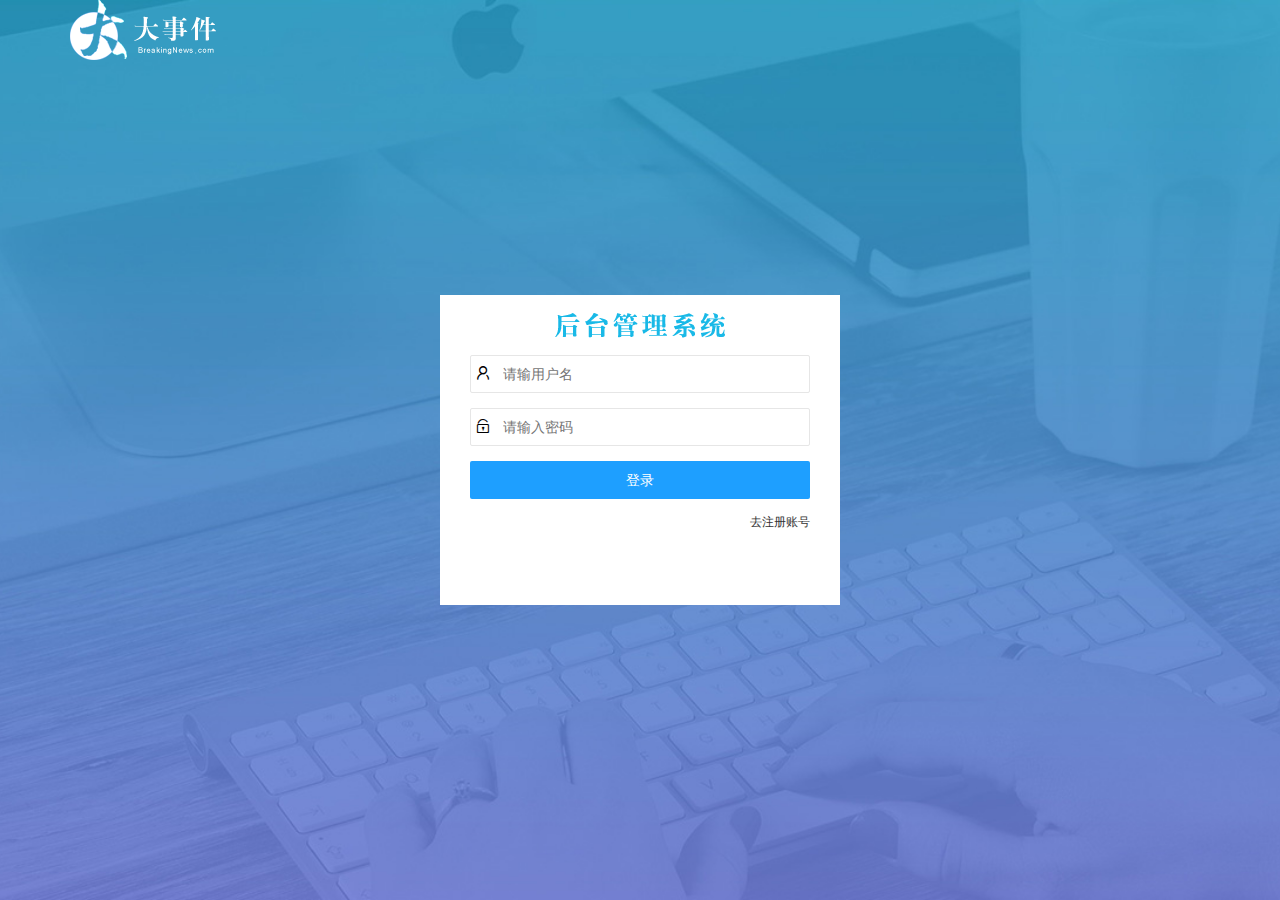
<file: login.html>
<!DOCTYPE html>
<html lang="en">

<head>
  <meta charset="UTF-8">
  <meta http-equiv="X-UA-Compatible" content="IE=edge">
  <meta name="viewport" content="width=device-width, initial-scale=1.0">
  <title>Document</title>
  <!-- 导入layui样式表 -->
  <link rel="stylesheet" href="./assets/lib/layui/css/layui.css">
  <!-- 导入自己的样式表 -->
  <link rel="stylesheet" href="./assets/css/login.css" />
</head>

<body>
  <!-- 头部logo区域 -->
  <div class="layui-main">
    <img src="./assets/images/logo.png" alt="">
  </div>

  <!-- 登录注册区域 -->
  <div class="loginAndRegBox">
    <div class="title-box"></div>
    <!-- 登陆的div -->
    <div class="login-box">
      <!-- 登录的表单 -->
      <form class="layui-form" id="form_login">
        <!-- 用户名 -->
        <div class="layui-form-item">
          <i class="layui-icon layui-icon-username"></i>
          <input type="text" name="username" required lay-verify="required" placeholder="请输用户名" autocomplete="off"
            class="layui-input">
        </div>
        <!-- 密码 -->
        <div class="layui-form-item">
          <i class="layui-icon layui-icon-password"></i>
          <input type="password" name="password" required lay-verify="required|pwd" placeholder="请输入密码"
            autocomplete="off" class="layui-input">
        </div>
        <!-- 登录按钮 -->
        <div class="layui-form-item">
          <!-- 注意：表单提交按钮和普通按钮的区别，就是 lay-submit 属性 -->
          <button class="layui-btn layui-btn-fluid layui-btn-normal" lay-submit>登录</button>
        </div>
        <div class="layui-form-item links">
          <a href="javascript:;" id="link_reg">去注册账号</a>
        </div>
      </form>
    </div>
    <!-- 注册的div -->
    <div class="reg-box">
      <!-- 注册的表单 -->
      <form class="layui-form" id="form_reg">
        <!-- 用户名 -->
        <div class="layui-form-item">
          <i class="layui-icon layui-icon-username"></i>
          <input type="text" name="username" required lay-verify="required" placeholder="请输用户名" autocomplete="off"
            class="layui-input">
        </div>
        <!-- 密码 -->
        <div class="layui-form-item">
          <i class="layui-icon layui-icon-password"></i>
          <input type="password" name="password" required lay-verify="required|pwd" placeholder="请输入密码"
            autocomplete="off" class="layui-input">
        </div>
        <!-- 密码确认框 -->
        <div class="layui-form-item">
          <i class="layui-icon layui-icon-password"></i>
          <input type="password" name="repassword" required lay-verify="required|pwd|repwd" placeholder="再次确认密码"
            autocomplete="off" class="layui-input">
        </div>
        <!-- 注册按钮 -->
        <div class="layui-form-item">
          <!-- 注意：表单提交按钮和普通按钮的区别，就是 lay-submit 属性 -->
          <button class="layui-btn layui-btn-fluid layui-btn-normal" lay-submit>注册</button>
        </div>
        <div class="layui-form-item links">
          <a href="javascript:;" id="link_login">去登录</a>
        </div>
      </form>
    </div>
  </div>

  <!-- 导入 Layui 的js文件 -->
  <script src="./assets/lib/layui/layui.all.js"></script>
  <!-- 导入jQuery -->
  <script src="./assets/lib/jquery.js"></script>
  <!-- 导入自己封装的 baseAPI.js -->
  <script src="./assets/js/baseAPI.js"></script>
  <!-- 导入自己的js -->
  <script src="./assets/js/login.js"></script>
</body>

</html>
</file>
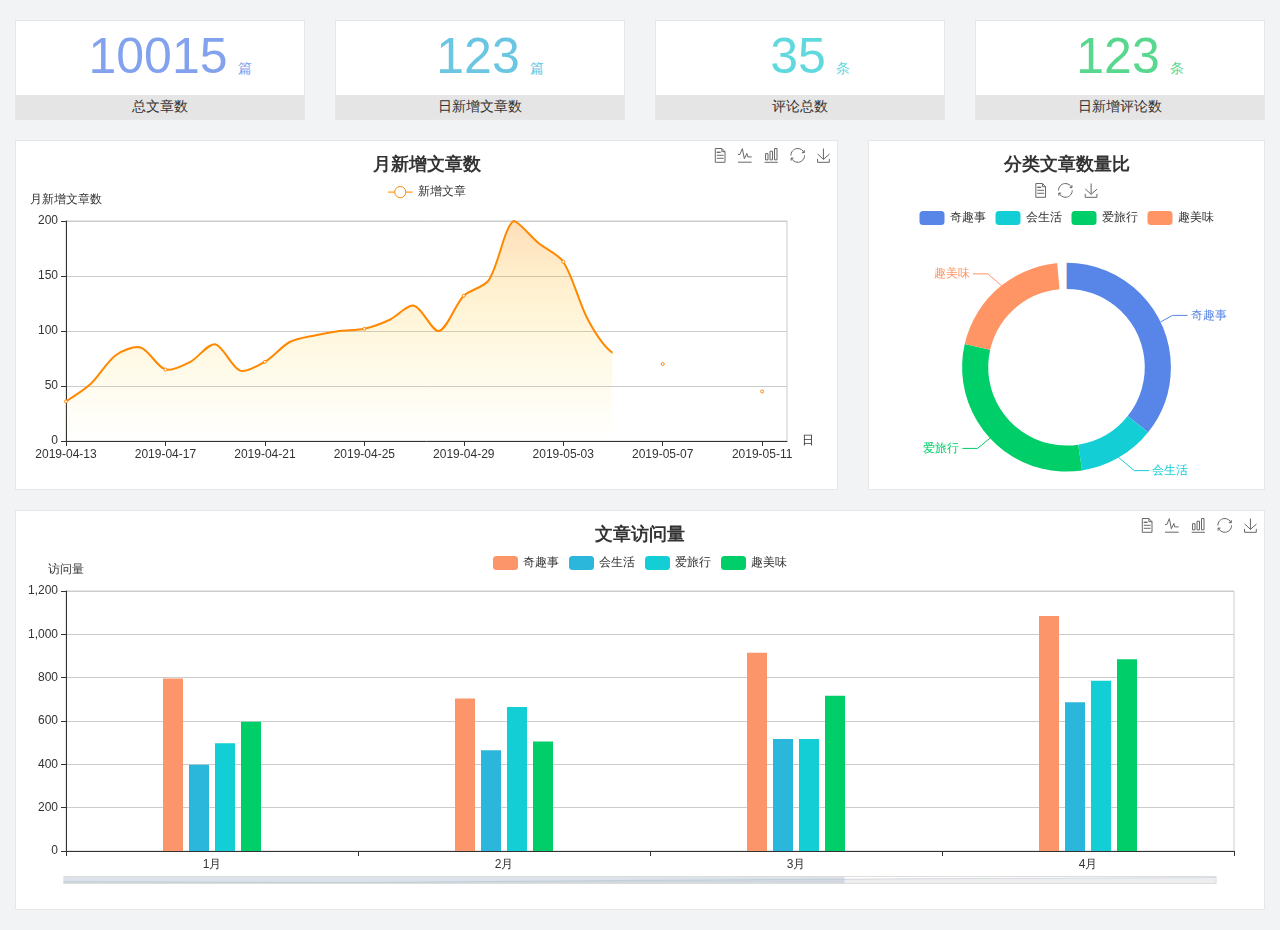
<file: home/dashboard.html>
<!DOCTYPE html>
<html lang="en">

<head>
  <meta charset="UTF-8">
  <meta name="viewport" content="width=device-width, initial-scale=1.0">
  <meta http-equiv="X-UA-Compatible" content="ie=edge">
  <title>图表统计</title>
  <link rel="stylesheet" href="../../assets/lib/bootstrap.css" />
  <link rel="stylesheet" href="../../assets/lib/main.css" />
  <script src="../../assets/lib/jquery.js"></script>
  <script type="text/javascript" src="../../assets/lib/echarts.min.js"></script>
</head>

<body>
  <div class="container-fluid">
    <div class="row spannel_list">
      <div class="col-sm-3 col-xs-6">
        <div class="spannel">
          <em>10015</em><span>篇</span>
          <b>总文章数</b>
        </div>
      </div>
      <div class="col-sm-3 col-xs-6">
        <div class="spannel scolor01">
          <em>123</em><span>篇</span>
          <b>日新增文章数</b>
        </div>
      </div>
      <div class="col-sm-3 col-xs-6">
        <div class="spannel scolor02">
          <em>35</em><span>条</span>
          <b>评论总数</b>
        </div>
      </div>
      <div class="col-sm-3 col-xs-6">
        <div class="spannel scolor03">
          <em>123</em><span>条</span>
          <b>日新增评论数</b>
        </div>
      </div>
    </div>
  </div>

  <div class="container-fluid">
    <div class="row curve-pie">
      <div class="col-lg-8 col-md-8">
        <div class="gragh_pannel" id="curve_show"></div>
      </div>
      <div class="col-lg-4 col-md-4">
        <div class="gragh_pannel" id="pie_show"></div>
      </div>
    </div>
  </div>

  <div class="container-fluid">
    <div class="column_pannel" id="column_show"></div>
  </div>

  <script>
    var oChart = echarts.init(document.getElementById('curve_show'));
    var aList_all = [
      { 'count': 36, 'date': '2019-04-13' },
      { 'count': 52, 'date': '2019-04-14' },
      { 'count': 78, 'date': '2019-04-15' },
      { 'count': 85, 'date': '2019-04-16' },
      { 'count': 65, 'date': '2019-04-17' },
      { 'count': 72, 'date': '2019-04-18' },
      { 'count': 88, 'date': '2019-04-19' },
      { 'count': 64, 'date': '2019-04-20' },
      { 'count': 72, 'date': '2019-04-21' },
      { 'count': 90, 'date': '2019-04-22' },
      { 'count': 96, 'date': '2019-04-23' },
      { 'count': 100, 'date': '2019-04-24' },
      { 'count': 102, 'date': '2019-04-25' },
      { 'count': 110, 'date': '2019-04-26' },
      { 'count': 123, 'date': '2019-04-27' },
      { 'count': 100, 'date': '2019-04-28' },
      { 'count': 132, 'date': '2019-04-29' },
      { 'count': 146, 'date': '2019-04-30' },
      { 'count': 200, 'date': '2019-05-01' },
      { 'count': 180, 'date': '2019-05-02' },
      { 'count': 163, 'date': '2019-05-03' },
      { 'count': 110, 'date': '2019-05-04' },
      { 'count': 80, 'date': '2019-05-05' },
      { 'count': 82, 'date': '2019-05-06' },
      { 'count': 70, 'date': '2019-05-07' },
      { 'count': 65, 'date': '2019-05-08' },
      { 'count': 54, 'date': '2019-05-09' },
      { 'count': 40, 'date': '2019-05-10' },
      { 'count': 45, 'date': '2019-05-11' },
      { 'count': 38, 'date': '2019-05-12' },
    ];

    let aCount = [];
    let aDate = [];

    for (var i = 0; i < aList_all.length; i++) {
      aCount.push(aList_all[i].count);
      aDate.push(aList_all[i].date);
    }

    var chartopt = {
      title: {
        text: '月新增文章数',
        left: 'center',
        top: '10'
      },
      tooltip: {
        trigger: 'axis'
      },
      legend: {
        data: ['新增文章'],
        top: '40'
      },
      toolbox: {
        show: true,
        feature: {
          mark: { show: true },
          dataView: { show: true, readOnly: false },
          magicType: { show: true, type: ['line', 'bar'] },
          restore: { show: true },
          saveAsImage: { show: true }
        }
      },
      calculable: true,
      xAxis: [
        {
          name: '日',
          type: 'category',
          boundaryGap: false,
          data: aDate
        }
      ],
      yAxis: [
        {
          name: '月新增文章数',
          type: 'value'
        }
      ],
      series: [
        {
          name: '新增文章',
          type: 'line',
          smooth: true,
          itemStyle: { normal: { areaStyle: { type: 'default' }, color: '#f80' }, lineStyle: { color: '#f80' } },
          data: aCount
        }],
      areaStyle: {
        normal: {
          color: new echarts.graphic.LinearGradient(0, 0, 0, 1, [{
            offset: 0,
            color: 'rgba(255,136,0,0.39)'
          }, {
            offset: .34,
            color: 'rgba(255,180,0,0.25)'
          }, {
            offset: 1,
            color: 'rgba(255,222,0,0.00)'
          }])

        }
      },
      grid: {
        show: true,
        x: 50,
        x2: 50,
        y: 80,
        height: 220
      }
    };

    oChart.setOption(chartopt);


    var oPie = echarts.init(document.getElementById('pie_show'));
    var oPieopt =
    {
      title: {
        top: 10,
        text: '分类文章数量比',
        x: 'center'
      },
      tooltip: {
        trigger: 'item',
        formatter: "{a} <br/>{b} : {c} ({d}%)"
      },
      color: ['#5885e8', '#13cfd5', '#00ce68', '#ff9565'],
      legend: {
        x: 'center',
        top: 65,
        data: ['奇趣事', '会生活', '爱旅行', '趣美味']
      },
      toolbox: {
        show: true,
        x: 'center',
        top: 35,
        feature: {
          mark: { show: true },
          dataView: { show: true, readOnly: false },
          magicType: {
            show: true,
            type: ['pie', 'funnel'],
            option: {
              funnel: {
                x: '25%',
                width: '50%',
                funnelAlign: 'left',
                max: 1548
              }
            }
          },
          restore: { show: true },
          saveAsImage: { show: true }
        }
      },
      calculable: true,
      series: [
        {
          name: '访问来源',
          type: 'pie',
          radius: ['45%', '60%'],
          center: ['50%', '65%'],
          data: [
            { value: 300, name: '奇趣事' },
            { value: 100, name: '会生活' },
            { value: 260, name: '爱旅行' },
            { value: 180, name: '趣美味' }
          ]
        }
      ]
    };
    oPie.setOption(oPieopt);



    var oColumn = this.echarts.init(document.getElementById('column_show'));
    var oColumnopt =
    {
      title: {
        text: '文章访问量',
        left: 'center',
        top: '10'
      },
      tooltip: {
        trigger: 'axis'
      },
      legend: {
        data: ['奇趣事', '会生活', '爱旅行', '趣美味'],
        top: '40'
      },
      toolbox: {
        show: true,
        feature: {
          mark: { show: true },
          dataView: { show: true, readOnly: false },
          magicType: { show: true, type: ['line', 'bar'] },
          restore: { show: true },
          saveAsImage: { show: true }
        }
      },
      calculable: true,
      xAxis: [
        {
          type: 'category',
          data: ['1月', '2月', '3月', '4月', '5月']
        }
      ],
      yAxis: [
        {
          name: '访问量',
          type: 'value'
        }
      ],
      series: [
        {
          name: '奇趣事',
          type: 'bar',
          barWidth: 20,
          itemStyle: {
            normal: { areaStyle: { type: 'default' }, color: '#fd956a' }
          },
          data: [800, 708, 920, 1090, 1200]
        },
        {
          name: '会生活',
          type: 'bar',
          barWidth: 20,
          itemStyle: {
            normal: { areaStyle: { type: 'default' }, color: '#2bb6db' }
          },
          data: [400, 468, 520, 690, 800]
        },
        {
          name: '爱旅行',
          type: 'bar',
          barWidth: 20,
          itemStyle: {
            normal: { areaStyle: { type: 'default' }, color: '#13cfd5' }
          },
          data: [500, 668, 520, 790, 900]
        },
        {
          name: '趣美味',
          type: 'bar',
          barWidth: 20,
          itemStyle: {
            normal: { areaStyle: { type: 'default' }, color: '#00ce68' }
          },
          data: [600, 508, 720, 890, 1000]
        }
      ],
      grid: {
        show: true,
        x: 50,
        x2: 30,
        y: 80,
        height: 260
      },
      dataZoom: [//给x轴设置滚动条
        {
          start: 0,//默认为0
          end: 100 - 1000 / 31,//默认为100
          type: 'slider',
          show: true,
          xAxisIndex: [0],
          handleSize: 0,//滑动条的 左右2个滑动条的大小
          height: 8,//组件高度
          left: 45, //左边的距离
          right: 50,//右边的距离
          bottom: 26,//右边的距离
          handleColor: '#ddd',//h滑动图标的颜色
          handleStyle: {
            borderColor: "#cacaca",
            borderWidth: "1",
            shadowBlur: 2,
            background: "#ddd",
            shadowColor: "#ddd",
          }
        }]
    };
    oColumn.setOption(oColumnopt);
  </script>
</body>

</html>
</file>
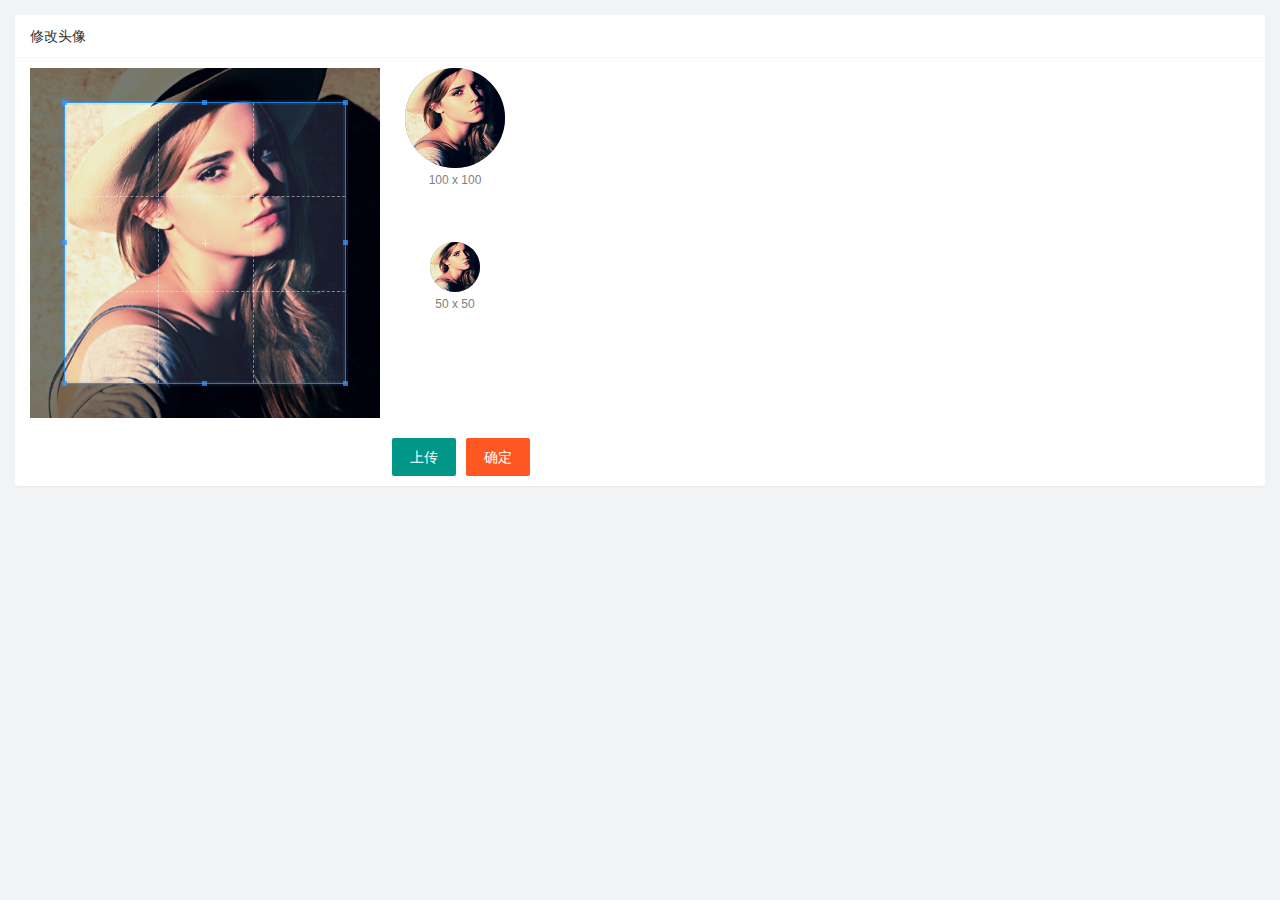
<file: user/user_avatar.html>
<!DOCTYPE html>
<html lang="en">

<head>
  <meta charset="UTF-8">
  <meta http-equiv="X-UA-Compatible" content="IE=edge">
  <meta name="viewport" content="width=device-width, initial-scale=1.0">
  <title>Document</title>
  <link rel="stylesheet" href="/assets/lib/cropper/cropper.css" />
  <link rel="stylesheet" href="/assets/lib/layui/css/layui.css">
  <link rel="stylesheet" href="/assets/css/user/user_avatar.css">
</head>

<body>
  <!-- 卡片区域 -->
  <div class="layui-card">
    <div class="layui-card-header">修改头像</div>
    <div class="layui-card-body">
      <!-- 第一行的图片裁剪和预览区域 -->
      <div class="row1">
        <!-- 图片裁剪区域 -->
        <div class="cropper-box">
          <!-- 这个 img 标签很重要，将来会把它初始化为裁剪区域 -->
          <img id="image" src="/assets/images/sample.jpg" />
        </div>
        <!-- 图片的预览区域 -->
        <div class="preview-box">
          <div>
            <!-- 宽高为 100px 的预览区域 -->
            <div class="img-preview w100"></div>
            <p class="size">100 x 100</p>
          </div>
          <div>
            <!-- 宽高为 50px 的预览区域 -->
            <div class="img-preview w50"></div>
            <p class="size">50 x 50</p>
          </div>
        </div>
      </div>

      <!-- 第二行的按钮区域 -->
      <div class="row2">
        <!-- 通过 accept 属性，可以指定，允许用户选择什么类型的文件 多个类型之间用逗号隔开 -->
        <input type="file" id="file" accept="image/png,image/jpeg">
        <button type="button" class="layui-btn" id="btnChooseImage">上传</button>
        <button type="button" class="layui-btn layui-btn-danger" id="btnUpload">确定</button>
      </div>
    </div>
  </div>

  <script src="/assets/lib/layui/layui.all.js"></script>
  <script src="/assets/lib/jquery.js"></script>
  <script src="/assets/lib/cropper/Cropper.js"></script>
  <script src="/assets/lib/cropper/jquery-cropper.js"></script>
  <script src="/assets/js/baseAPI.js"></script>
  <script src="/assets/js/user/user_avatar.js"></script>
</body>

</html>
</file>
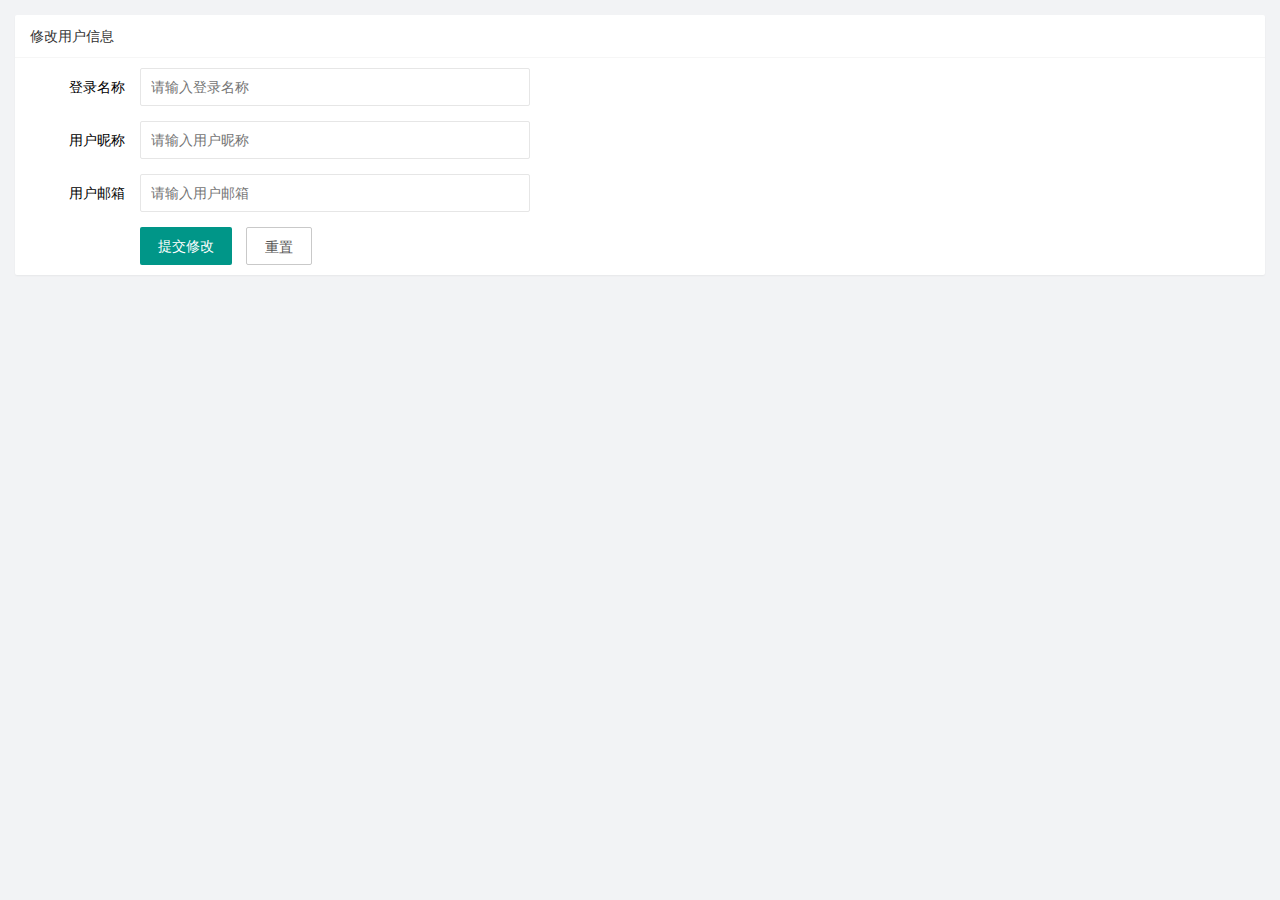
<file: user/user_info.html>
<!DOCTYPE html>
<html lang="en">

<head>
  <meta charset="UTF-8">
  <meta http-equiv="X-UA-Compatible" content="IE=edge">
  <meta name="viewport" content="width=device-width, initial-scale=1.0">
  <title>Document</title>
  <!-- 导入 layui 的样式表 -->
  <link rel="stylesheet" href="/assets/lib/layui/css/layui.css">
  <!-- 导入自己的样式 -->
  <link rel="stylesheet" href="/assets/css/user/user_info.css">
</head>

<body>
  <div class="layui-card">
    <div class="layui-card-header">修改用户信息</div>
    <div class="layui-card-body">
      <!-- form表单区域 -->
      <form class="layui-form" lay-filter="formUserInfo">
        <!-- 这是隐藏域 type=hidden 和text一样 只是是隐藏的 -->
        <input type="hidden" name="id" value="" />
        <!-- 提示：如果你不想用form，你可以换成div等任何一个普通元素 -->
        <div class="layui-form-item">
          <label class="layui-form-label">登录名称</label>
          <div class="layui-input-block">
            <input type="text" name="username" placeholder="请输入登录名称" autocomplete="off" class="layui-input" readonly>
          </div>
        </div>
        <div class="layui-form-item">
          <label class="layui-form-label">用户昵称</label>
          <div class="layui-input-block">
            <input type="text" name="nickname" placeholder="请输入用户昵称" autocomplete="off" class="layui-input"
              lay-verify="required|nickname" required>
          </div>
        </div>
        <div class="layui-form-item">
          <label class="layui-form-label">用户邮箱</label>
          <div class="layui-input-block">
            <input type="text" name="email" placeholder="请输入用户邮箱" autocomplete="off" class="layui-input"
              lay-verify="required|email" required>
          </div>
        </div>
        <div class="layui-input-block">
          <button class="layui-btn" lay-submit lay-filter="*">提交修改</button>
          <button type="reset" class="layui-btn layui-btn-primary" id="btnReset">重置</button>
        </div>
      </form>
    </div>
  </div>

  <!-- 导入 layui 的js -->
  <script src="/assets/lib/layui/layui.all.js"></script>
  <!-- 导入 jQuery  -->
  <script src="/assets/lib/jquery.js"></script>
  <!-- 导入 baseAPI -->
  <script src="/assets/js/baseAPI.js"></script>
  <!-- 导入自己的js -->
  <script src="/assets/js/user/user_info.js"></script>
</body>

</html>
</file>
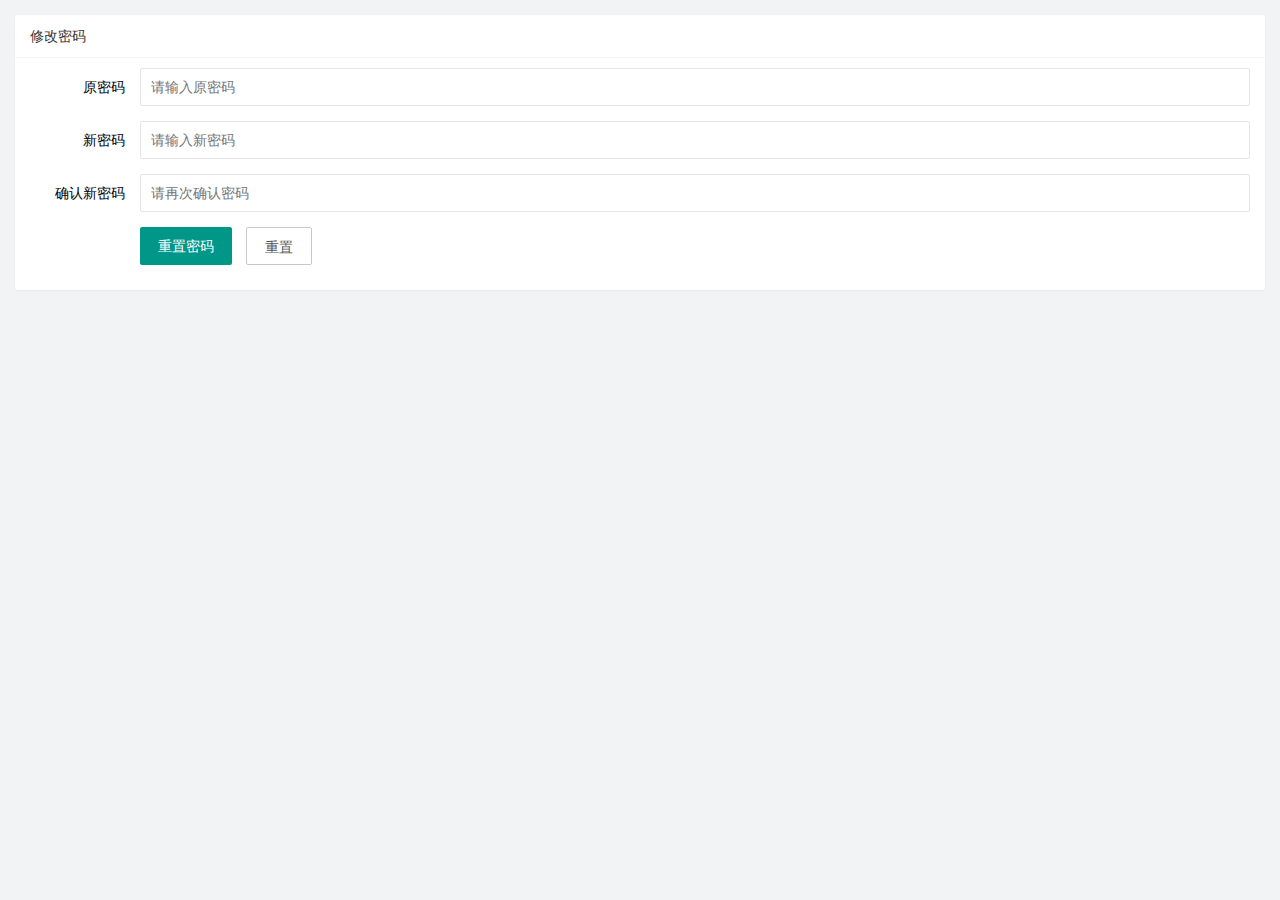
<file: user/user_pwd.html>
<!DOCTYPE html>
<html lang="en">

<head>
  <meta charset="UTF-8">
  <meta http-equiv="X-UA-Compatible" content="IE=edge">
  <meta name="viewport" content="width=device-width, initial-scale=1.0">
  <title>Document</title>
  <link rel="stylesheet" href="/assets/lib/layui/css/layui.css">
  <link rel="stylesheet" href="/assets/css/user/user_pwd.css">
</head>

<body>
  <!-- 卡片区域 -->
  <div class="layui-card">
    <div class="layui-card-header">修改密码</div>
    <div class="layui-card-body">
      <form class="layui-form">
        <div class="layui-form-item">
          <label class="layui-form-label">原密码</label>
          <div class="layui-input-block">
            <input type="password" name="oldPwd" required lay-verify="required|pwd" placeholder="请输入原密码"
              autocomplete="off" class="layui-input">
          </div>
        </div>
        <div class="layui-form-item">
          <label class="layui-form-label">新密码</label>
          <div class="layui-input-block">
            <input type="password" name="newPwd" required lay-verify="required|pwd|samePwd" placeholder="请输入新密码"
              autocomplete="off" class="layui-input">
          </div>
        </div>
        <div class="layui-form-item">
          <label class="layui-form-label">确认新密码</label>
          <div class="layui-input-block">
            <input type="password" name="rePwd" required lay-verify="required|pwd|rePwd" placeholder="请再次确认密码"
              autocomplete="off" class="layui-input">
          </div>
        </div>
        <div class="layui-form-item">
          <div class="layui-input-block">
            <button class="layui-btn" lay-submit lay-filter="formDemo">重置密码</button>
            <button type="reset" class="layui-btn layui-btn-primary">重置</button>
          </div>
        </div>
      </form>
    </div>
  </div>

  <!-- 导入 layui 的js -->
  <script src="/assets/lib/layui/layui.all.js"></script>
  <!-- 导入 jQuery -->
  <script src="/assets/lib/jquery.js"></script>
  <!-- 导入 baseAPI -->
  <script src="/assets/js/baseAPI.js"></script>
  <!-- 导入自己的 js -->
  <script src="/assets/js/user/user_pwd.js"></script>
</body>

</html>
</file>
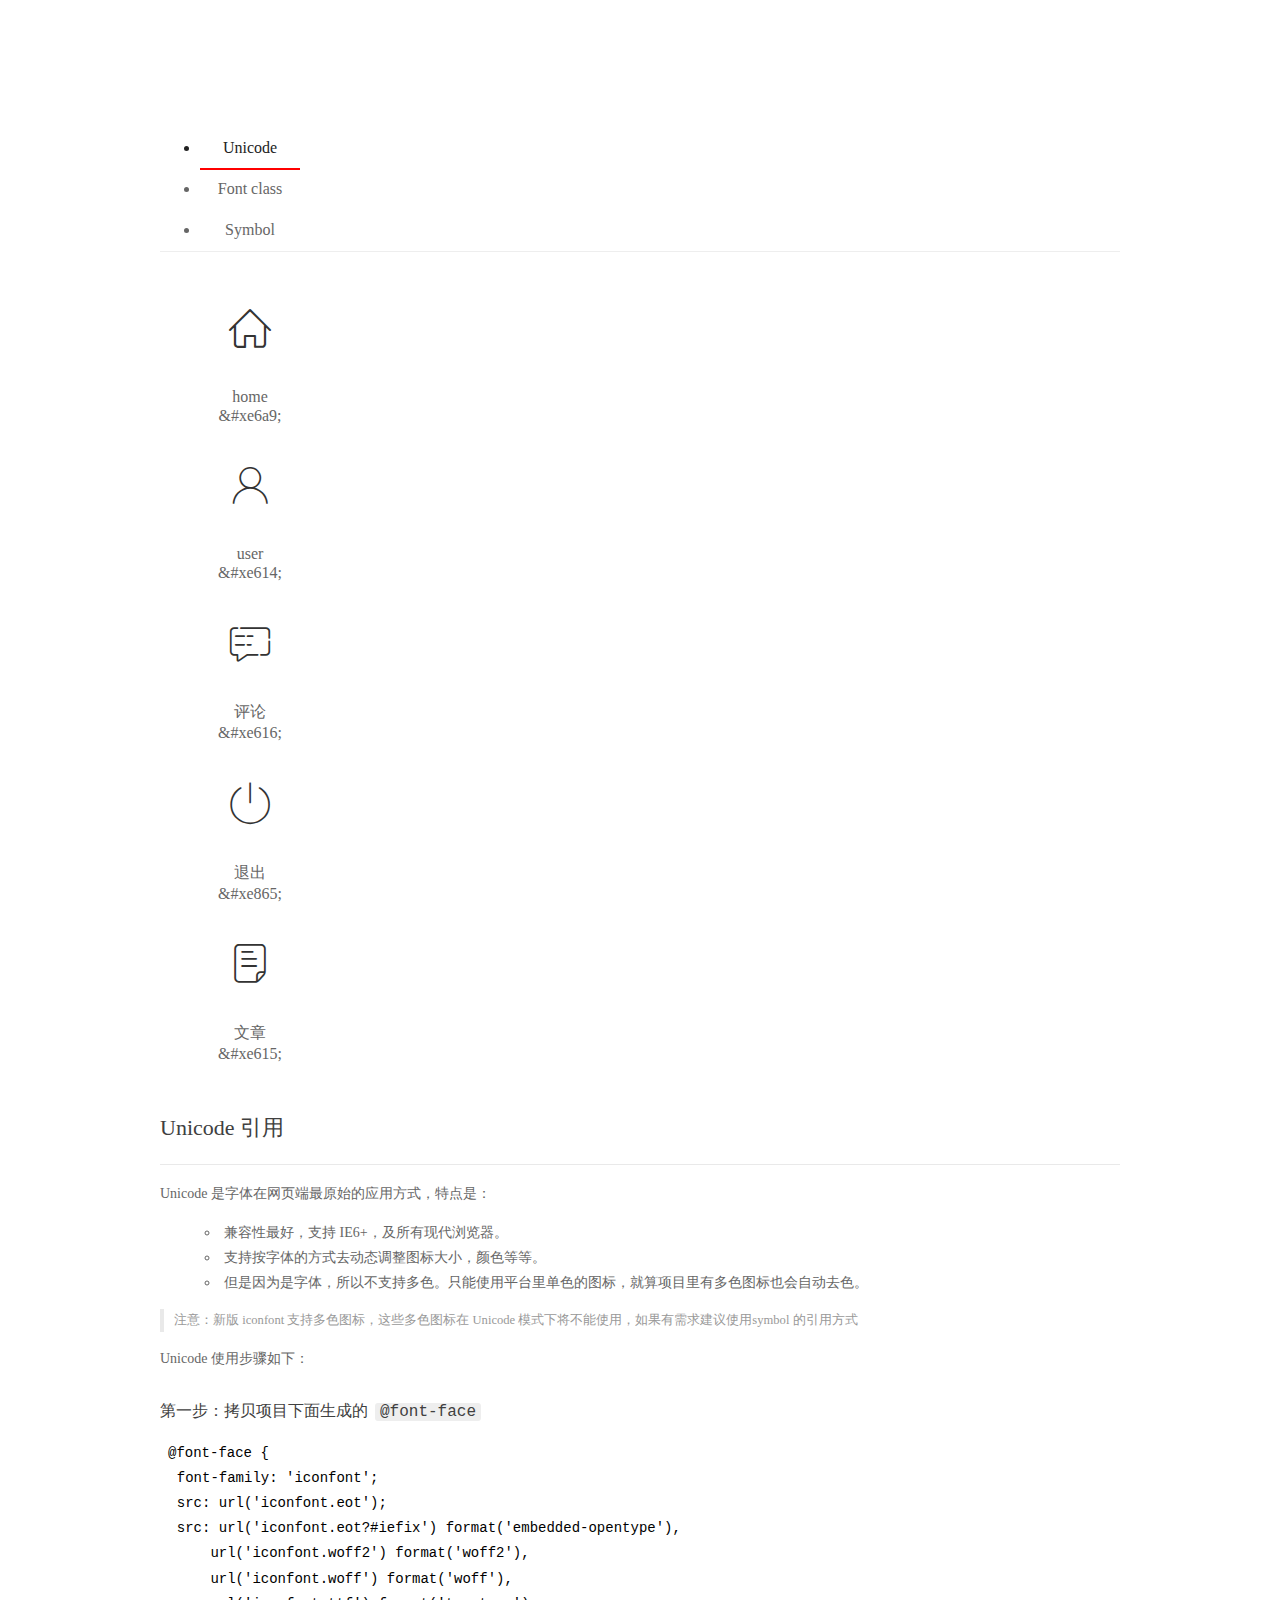
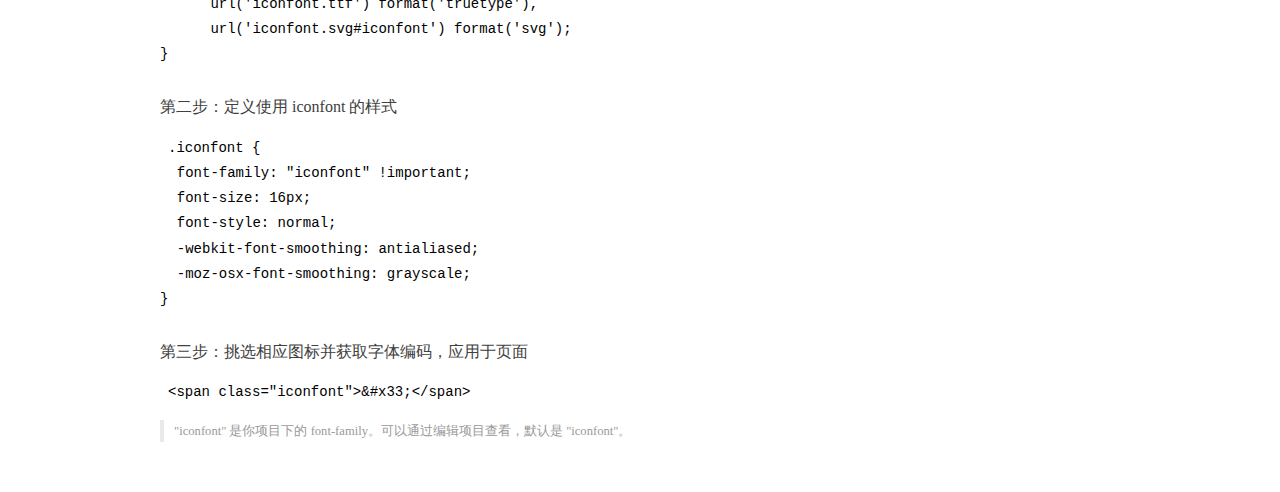
<file: assets/fonts/demo_index.html>
<!DOCTYPE html>
<html>
<head>
  <meta charset="utf-8"/>
  <title>IconFont Demo</title>
  <link rel="shortcut icon" href="https://gtms04.alicdn.com/tps/i4/TB1_oz6GVXXXXaFXpXXJDFnIXXX-64-64.ico" type="image/x-icon"/>
  <link rel="stylesheet" href="https://g.alicdn.com/thx/cube/1.3.2/cube.min.css">
  <link rel="stylesheet" href="demo.css">
  <link rel="stylesheet" href="iconfont.css">
  <script src="iconfont.js"></script>
  <!-- jQuery -->
  <script src="https://a1.alicdn.com/oss/uploads/2018/12/26/7bfddb60-08e8-11e9-9b04-53e73bb6408b.js"></script>
  <!-- 代码高亮 -->
  <script src="https://a1.alicdn.com/oss/uploads/2018/12/26/a3f714d0-08e6-11e9-8a15-ebf944d7534c.js"></script>
</head>
<body>
  <div class="main">
    <h1 class="logo"><a href="https://www.iconfont.cn/" title="iconfont 首页" target="_blank">&#xe86b;</a></h1>
    <div class="nav-tabs">
      <ul id="tabs" class="dib-box">
        <li class="dib active"><span>Unicode</span></li>
        <li class="dib"><span>Font class</span></li>
        <li class="dib"><span>Symbol</span></li>
      </ul>
      
    </div>
    <div class="tab-container">
      <div class="content unicode" style="display: block;">
          <ul class="icon_lists dib-box">
          
            <li class="dib">
              <span class="icon iconfont">&#xe6a9;</span>
                <div class="name">home</div>
                <div class="code-name">&amp;#xe6a9;</div>
              </li>
          
            <li class="dib">
              <span class="icon iconfont">&#xe614;</span>
                <div class="name">user</div>
                <div class="code-name">&amp;#xe614;</div>
              </li>
          
            <li class="dib">
              <span class="icon iconfont">&#xe616;</span>
                <div class="name">评论</div>
                <div class="code-name">&amp;#xe616;</div>
              </li>
          
            <li class="dib">
              <span class="icon iconfont">&#xe865;</span>
                <div class="name">退出</div>
                <div class="code-name">&amp;#xe865;</div>
              </li>
          
            <li class="dib">
              <span class="icon iconfont">&#xe615;</span>
                <div class="name">文章</div>
                <div class="code-name">&amp;#xe615;</div>
              </li>
          
          </ul>
          <div class="article markdown">
          <h2 id="unicode-">Unicode 引用</h2>
          <hr>

          <p>Unicode 是字体在网页端最原始的应用方式，特点是：</p>
          <ul>
            <li>兼容性最好，支持 IE6+，及所有现代浏览器。</li>
            <li>支持按字体的方式去动态调整图标大小，颜色等等。</li>
            <li>但是因为是字体，所以不支持多色。只能使用平台里单色的图标，就算项目里有多色图标也会自动去色。</li>
          </ul>
          <blockquote>
            <p>注意：新版 iconfont 支持多色图标，这些多色图标在 Unicode 模式下将不能使用，如果有需求建议使用symbol 的引用方式</p>
          </blockquote>
          <p>Unicode 使用步骤如下：</p>
          <h3 id="-font-face">第一步：拷贝项目下面生成的 <code>@font-face</code></h3>
<pre><code class="language-css"
>@font-face {
  font-family: 'iconfont';
  src: url('iconfont.eot');
  src: url('iconfont.eot?#iefix') format('embedded-opentype'),
      url('iconfont.woff2') format('woff2'),
      url('iconfont.woff') format('woff'),
      url('iconfont.ttf') format('truetype'),
      url('iconfont.svg#iconfont') format('svg');
}
</code></pre>
          <h3 id="-iconfont-">第二步：定义使用 iconfont 的样式</h3>
<pre><code class="language-css"
>.iconfont {
  font-family: "iconfont" !important;
  font-size: 16px;
  font-style: normal;
  -webkit-font-smoothing: antialiased;
  -moz-osx-font-smoothing: grayscale;
}
</code></pre>
          <h3 id="-">第三步：挑选相应图标并获取字体编码，应用于页面</h3>
<pre>
<code class="language-html"
>&lt;span class="iconfont"&gt;&amp;#x33;&lt;/span&gt;
</code></pre>
          <blockquote>
            <p>"iconfont" 是你项目下的 font-family。可以通过编辑项目查看，默认是 "iconfont"。</p>
          </blockquote>
          </div>
      </div>
      <div class="content font-class">
        <ul class="icon_lists dib-box">
          
          <li class="dib">
            <span class="icon iconfont icon-home"></span>
            <div class="name">
              home
            </div>
            <div class="code-name">.icon-home
            </div>
          </li>
          
          <li class="dib">
            <span class="icon iconfont icon-user"></span>
            <div class="name">
              user
            </div>
            <div class="code-name">.icon-user
            </div>
          </li>
          
          <li class="dib">
            <span class="icon iconfont icon-pinglun"></span>
            <div class="name">
              评论
            </div>
            <div class="code-name">.icon-pinglun
            </div>
          </li>
          
          <li class="dib">
            <span class="icon iconfont icon-tuichu"></span>
            <div class="name">
              退出
            </div>
            <div class="code-name">.icon-tuichu
            </div>
          </li>
          
          <li class="dib">
            <span class="icon iconfont icon-16"></span>
            <div class="name">
              文章
            </div>
            <div class="code-name">.icon-16
            </div>
          </li>
          
        </ul>
        <div class="article markdown">
        <h2 id="font-class-">font-class 引用</h2>
        <hr>

        <p>font-class 是 Unicode 使用方式的一种变种，主要是解决 Unicode 书写不直观，语意不明确的问题。</p>
        <p>与 Unicode 使用方式相比，具有如下特点：</p>
        <ul>
          <li>兼容性良好，支持 IE8+，及所有现代浏览器。</li>
          <li>相比于 Unicode 语意明确，书写更直观。可以很容易分辨这个 icon 是什么。</li>
          <li>因为使用 class 来定义图标，所以当要替换图标时，只需要修改 class 里面的 Unicode 引用。</li>
          <li>不过因为本质上还是使用的字体，所以多色图标还是不支持的。</li>
        </ul>
        <p>使用步骤如下：</p>
        <h3 id="-fontclass-">第一步：引入项目下面生成的 fontclass 代码：</h3>
<pre><code class="language-html">&lt;link rel="stylesheet" href="./iconfont.css"&gt;
</code></pre>
        <h3 id="-">第二步：挑选相应图标并获取类名，应用于页面：</h3>
<pre><code class="language-html">&lt;span class="iconfont icon-xxx"&gt;&lt;/span&gt;
</code></pre>
        <blockquote>
          <p>"
            iconfont" 是你项目下的 font-family。可以通过编辑项目查看，默认是 "iconfont"。</p>
        </blockquote>
      </div>
      </div>
      <div class="content symbol">
          <ul class="icon_lists dib-box">
          
            <li class="dib">
                <svg class="icon svg-icon" aria-hidden="true">
                  <use xlink:href="#icon-home"></use>
                </svg>
                <div class="name">home</div>
                <div class="code-name">#icon-home</div>
            </li>
          
            <li class="dib">
                <svg class="icon svg-icon" aria-hidden="true">
                  <use xlink:href="#icon-user"></use>
                </svg>
                <div class="name">user</div>
                <div class="code-name">#icon-user</div>
            </li>
          
            <li class="dib">
                <svg class="icon svg-icon" aria-hidden="true">
                  <use xlink:href="#icon-pinglun"></use>
                </svg>
                <div class="name">评论</div>
                <div class="code-name">#icon-pinglun</div>
            </li>
          
            <li class="dib">
                <svg class="icon svg-icon" aria-hidden="true">
                  <use xlink:href="#icon-tuichu"></use>
                </svg>
                <div class="name">退出</div>
                <div class="code-name">#icon-tuichu</div>
            </li>
          
            <li class="dib">
                <svg class="icon svg-icon" aria-hidden="true">
                  <use xlink:href="#icon-16"></use>
                </svg>
                <div class="name">文章</div>
                <div class="code-name">#icon-16</div>
            </li>
          
          </ul>
          <div class="article markdown">
          <h2 id="symbol-">Symbol 引用</h2>
          <hr>

          <p>这是一种全新的使用方式，应该说这才是未来的主流，也是平台目前推荐的用法。相关介绍可以参考这篇<a href="">文章</a>
            这种用法其实是做了一个 SVG 的集合，与另外两种相比具有如下特点：</p>
          <ul>
            <li>支持多色图标了，不再受单色限制。</li>
            <li>通过一些技巧，支持像字体那样，通过 <code>font-size</code>, <code>color</code> 来调整样式。</li>
            <li>兼容性较差，支持 IE9+，及现代浏览器。</li>
            <li>浏览器渲染 SVG 的性能一般，还不如 png。</li>
          </ul>
          <p>使用步骤如下：</p>
          <h3 id="-symbol-">第一步：引入项目下面生成的 symbol 代码：</h3>
<pre><code class="language-html">&lt;script src="./iconfont.js"&gt;&lt;/script&gt;
</code></pre>
          <h3 id="-css-">第二步：加入通用 CSS 代码（引入一次就行）：</h3>
<pre><code class="language-html">&lt;style&gt;
.icon {
  width: 1em;
  height: 1em;
  vertical-align: -0.15em;
  fill: currentColor;
  overflow: hidden;
}
&lt;/style&gt;
</code></pre>
          <h3 id="-">第三步：挑选相应图标并获取类名，应用于页面：</h3>
<pre><code class="language-html">&lt;svg class="icon" aria-hidden="true"&gt;
  &lt;use xlink:href="#icon-xxx"&gt;&lt;/use&gt;
&lt;/svg&gt;
</code></pre>
          </div>
      </div>

    </div>
  </div>
  <script>
  $(document).ready(function () {
      $('.tab-container .content:first').show()

      $('#tabs li').click(function (e) {
        var tabContent = $('.tab-container .content')
        var index = $(this).index()

        if ($(this).hasClass('active')) {
          return
        } else {
          $('#tabs li').removeClass('active')
          $(this).addClass('active')

          tabContent.hide().eq(index).fadeIn()
        }
      })
    })
  </script>
</body>
</html>
</file>
<file: assets/lib/layui/css/layui.css>
/** layui-v2.5.5 MIT License By https://www.layui.com */
 .layui-inline,img{display:inline-block;vertical-align:middle}h1,h2,h3,h4,h5,h6{font-weight:400}.layui-edge,.layui-header,.layui-inline,.layui-main{position:relative}.layui-body,.layui-edge,.layui-elip{overflow:hidden}.layui-btn,.layui-edge,.layui-inline,img{vertical-align:middle}.layui-btn,.layui-disabled,.layui-icon,.layui-unselect{-moz-user-select:none;-webkit-user-select:none;-ms-user-select:none}.layui-elip,.layui-form-checkbox span,.layui-form-pane .layui-form-label{text-overflow:ellipsis;white-space:nowrap}.layui-breadcrumb,.layui-tree-btnGroup{visibility:hidden}blockquote,body,button,dd,div,dl,dt,form,h1,h2,h3,h4,h5,h6,input,li,ol,p,pre,td,textarea,th,ul{margin:0;padding:0;-webkit-tap-highlight-color:rgba(0,0,0,0)}a:active,a:hover{outline:0}img{border:none}li{list-style:none}table{border-collapse:collapse;border-spacing:0}h4,h5,h6{font-size:100%}button,input,optgroup,option,select,textarea{font-family:inherit;font-size:inherit;font-style:inherit;font-weight:inherit;outline:0}pre{white-space:pre-wrap;white-space:-moz-pre-wrap;white-space:-pre-wrap;white-space:-o-pre-wrap;word-wrap:break-word}body{line-height:24px;font:14px Helvetica Neue,Helvetica,PingFang SC,Tahoma,Arial,sans-serif}hr{height:1px;margin:10px 0;border:0;clear:both}a{color:#333;text-decoration:none}a:hover{color:#777}a cite{font-style:normal;*cursor:pointer}.layui-border-box,.layui-border-box *{box-sizing:border-box}.layui-box,.layui-box *{box-sizing:content-box}.layui-clear{clear:both;*zoom:1}.layui-clear:after{content:'\20';clear:both;*zoom:1;display:block;height:0}.layui-inline{*display:inline;*zoom:1}.layui-edge{display:inline-block;width:0;height:0;border-width:6px;border-style:dashed;border-color:transparent}.layui-edge-top{top:-4px;border-bottom-color:#999;border-bottom-style:solid}.layui-edge-right{border-left-color:#999;border-left-style:solid}.layui-edge-bottom{top:2px;border-top-color:#999;border-top-style:solid}.layui-edge-left{border-right-color:#999;border-right-style:solid}.layui-disabled,.layui-disabled:hover{color:#d2d2d2!important;cursor:not-allowed!important}.layui-circle{border-radius:100%}.layui-show{display:block!important}.layui-hide{display:none!important}@font-face{font-family:layui-icon;src:url(../font/iconfont.eot?v=250);src:url(../font/iconfont.eot?v=250#iefix) format('embedded-opentype'),url(../font/iconfont.woff2?v=250) format('woff2'),url(../font/iconfont.woff?v=250) format('woff'),url(../font/iconfont.ttf?v=250) format('truetype'),url(../font/iconfont.svg?v=250#layui-icon) format('svg')}.layui-icon{font-family:layui-icon!important;font-size:16px;font-style:normal;-webkit-font-smoothing:antialiased;-moz-osx-font-smoothing:grayscale}.layui-icon-reply-fill:before{content:"\e611"}.layui-icon-set-fill:before{content:"\e614"}.layui-icon-menu-fill:before{content:"\e60f"}.layui-icon-search:before{content:"\e615"}.layui-icon-share:before{content:"\e641"}.layui-icon-set-sm:before{content:"\e620"}.layui-icon-engine:before{content:"\e628"}.layui-icon-close:before{content:"\1006"}.layui-icon-close-fill:before{content:"\1007"}.layui-icon-chart-screen:before{content:"\e629"}.layui-icon-star:before{content:"\e600"}.layui-icon-circle-dot:before{content:"\e617"}.layui-icon-chat:before{content:"\e606"}.layui-icon-release:before{content:"\e609"}.layui-icon-list:before{content:"\e60a"}.layui-icon-chart:before{content:"\e62c"}.layui-icon-ok-circle:before{content:"\1005"}.layui-icon-layim-theme:before{content:"\e61b"}.layui-icon-table:before{content:"\e62d"}.layui-icon-right:before{content:"\e602"}.layui-icon-left:before{content:"\e603"}.layui-icon-cart-simple:before{content:"\e698"}.layui-icon-face-cry:before{content:"\e69c"}.layui-icon-face-smile:before{content:"\e6af"}.layui-icon-survey:before{content:"\e6b2"}.layui-icon-tree:before{content:"\e62e"}.layui-icon-upload-circle:before{content:"\e62f"}.layui-icon-add-circle:before{content:"\e61f"}.layui-icon-download-circle:before{content:"\e601"}.layui-icon-templeate-1:before{content:"\e630"}.layui-icon-util:before{content:"\e631"}.layui-icon-face-surprised:before{content:"\e664"}.layui-icon-edit:before{content:"\e642"}.layui-icon-speaker:before{content:"\e645"}.layui-icon-down:before{content:"\e61a"}.layui-icon-file:before{content:"\e621"}.layui-icon-layouts:before{content:"\e632"}.layui-icon-rate-half:before{content:"\e6c9"}.layui-icon-add-circle-fine:before{content:"\e608"}.layui-icon-prev-circle:before{content:"\e633"}.layui-icon-read:before{content:"\e705"}.layui-icon-404:before{content:"\e61c"}.layui-icon-carousel:before{content:"\e634"}.layui-icon-help:before{content:"\e607"}.layui-icon-code-circle:before{content:"\e635"}.layui-icon-water:before{content:"\e636"}.layui-icon-username:before{content:"\e66f"}.layui-icon-find-fill:before{content:"\e670"}.layui-icon-about:before{content:"\e60b"}.layui-icon-location:before{content:"\e715"}.layui-icon-up:before{content:"\e619"}.layui-icon-pause:before{content:"\e651"}.layui-icon-date:before{content:"\e637"}.layui-icon-layim-uploadfile:before{content:"\e61d"}.layui-icon-delete:before{content:"\e640"}.layui-icon-play:before{content:"\e652"}.layui-icon-top:before{content:"\e604"}.layui-icon-friends:before{content:"\e612"}.layui-icon-refresh-3:before{content:"\e9aa"}.layui-icon-ok:before{content:"\e605"}.layui-icon-layer:before{content:"\e638"}.layui-icon-face-smile-fine:before{content:"\e60c"}.layui-icon-dollar:before{content:"\e659"}.layui-icon-group:before{content:"\e613"}.layui-icon-layim-download:before{content:"\e61e"}.layui-icon-picture-fine:before{content:"\e60d"}.layui-icon-link:before{content:"\e64c"}.layui-icon-diamond:before{content:"\e735"}.layui-icon-log:before{content:"\e60e"}.layui-icon-rate-solid:before{content:"\e67a"}.layui-icon-fonts-del:before{content:"\e64f"}.layui-icon-unlink:before{content:"\e64d"}.layui-icon-fonts-clear:before{content:"\e639"}.layui-icon-triangle-r:before{content:"\e623"}.layui-icon-circle:before{content:"\e63f"}.layui-icon-radio:before{content:"\e643"}.layui-icon-align-center:before{content:"\e647"}.layui-icon-align-right:before{content:"\e648"}.layui-icon-align-left:before{content:"\e649"}.layui-icon-loading-1:before{content:"\e63e"}.layui-icon-return:before{content:"\e65c"}.layui-icon-fonts-strong:before{content:"\e62b"}.layui-icon-upload:before{content:"\e67c"}.layui-icon-dialogue:before{content:"\e63a"}.layui-icon-video:before{content:"\e6ed"}.layui-icon-headset:before{content:"\e6fc"}.layui-icon-cellphone-fine:before{content:"\e63b"}.layui-icon-add-1:before{content:"\e654"}.layui-icon-face-smile-b:before{content:"\e650"}.layui-icon-fonts-html:before{content:"\e64b"}.layui-icon-form:before{content:"\e63c"}.layui-icon-cart:before{content:"\e657"}.layui-icon-camera-fill:before{content:"\e65d"}.layui-icon-tabs:before{content:"\e62a"}.layui-icon-fonts-code:before{content:"\e64e"}.layui-icon-fire:before{content:"\e756"}.layui-icon-set:before{content:"\e716"}.layui-icon-fonts-u:before{content:"\e646"}.layui-icon-triangle-d:before{content:"\e625"}.layui-icon-tips:before{content:"\e702"}.layui-icon-picture:before{content:"\e64a"}.layui-icon-more-vertical:before{content:"\e671"}.layui-icon-flag:before{content:"\e66c"}.layui-icon-loading:before{content:"\e63d"}.layui-icon-fonts-i:before{content:"\e644"}.layui-icon-refresh-1:before{content:"\e666"}.layui-icon-rmb:before{content:"\e65e"}.layui-icon-home:before{content:"\e68e"}.layui-icon-user:before{content:"\e770"}.layui-icon-notice:before{content:"\e667"}.layui-icon-login-weibo:before{content:"\e675"}.layui-icon-voice:before{content:"\e688"}.layui-icon-upload-drag:before{content:"\e681"}.layui-icon-login-qq:before{content:"\e676"}.layui-icon-snowflake:before{content:"\e6b1"}.layui-icon-file-b:before{content:"\e655"}.layui-icon-template:before{content:"\e663"}.layui-icon-auz:before{content:"\e672"}.layui-icon-console:before{content:"\e665"}.layui-icon-app:before{content:"\e653"}.layui-icon-prev:before{content:"\e65a"}.layui-icon-website:before{content:"\e7ae"}.layui-icon-next:before{content:"\e65b"}.layui-icon-component:before{content:"\e857"}.layui-icon-more:before{content:"\e65f"}.layui-icon-login-wechat:before{content:"\e677"}.layui-icon-shrink-right:before{content:"\e668"}.layui-icon-spread-left:before{content:"\e66b"}.layui-icon-camera:before{content:"\e660"}.layui-icon-note:before{content:"\e66e"}.layui-icon-refresh:before{content:"\e669"}.layui-icon-female:before{content:"\e661"}.layui-icon-male:before{content:"\e662"}.layui-icon-password:before{content:"\e673"}.layui-icon-senior:before{content:"\e674"}.layui-icon-theme:before{content:"\e66a"}.layui-icon-tread:before{content:"\e6c5"}.layui-icon-praise:before{content:"\e6c6"}.layui-icon-star-fill:before{content:"\e658"}.layui-icon-rate:before{content:"\e67b"}.layui-icon-template-1:before{content:"\e656"}.layui-icon-vercode:before{content:"\e679"}.layui-icon-cellphone:before{content:"\e678"}.layui-icon-screen-full:before{content:"\e622"}.layui-icon-screen-restore:before{content:"\e758"}.layui-icon-cols:before{content:"\e610"}.layui-icon-export:before{content:"\e67d"}.layui-icon-print:before{content:"\e66d"}.layui-icon-slider:before{content:"\e714"}.layui-icon-addition:before{content:"\e624"}.layui-icon-subtraction:before{content:"\e67e"}.layui-icon-service:before{content:"\e626"}.layui-icon-transfer:before{content:"\e691"}.layui-main{width:1140px;margin:0 auto}.layui-header{z-index:1000;height:60px}.layui-header a:hover{transition:all .5s;-webkit-transition:all .5s}.layui-side{position:fixed;left:0;top:0;bottom:0;z-index:999;width:200px;overflow-x:hidden}.layui-side-scroll{position:relative;width:220px;height:100%;overflow-x:hidden}.layui-body{position:absolute;left:200px;right:0;top:0;bottom:0;z-index:998;width:auto;overflow-y:auto;box-sizing:border-box}.layui-layout-body{overflow:hidden}.layui-layout-admin .layui-header{background-color:#23262E}.layui-layout-admin .layui-side{top:60px;width:200px;overflow-x:hidden}.layui-layout-admin .layui-body{position:fixed;top:60px;bottom:44px}.layui-layout-admin .layui-main{width:auto;margin:0 15px}.layui-layout-admin .layui-footer{position:fixed;left:200px;right:0;bottom:0;height:44px;line-height:44px;padding:0 15px;background-color:#eee}.layui-layout-admin .layui-logo{position:absolute;left:0;top:0;width:200px;height:100%;line-height:60px;text-align:center;color:#009688;font-size:16px}.layui-layout-admin .layui-header .layui-nav{background:0 0}.layui-layout-left{position:absolute!important;left:200px;top:0}.layui-layout-right{position:absolute!important;right:0;top:0}.layui-container{position:relative;margin:0 auto;padding:0 15px;box-sizing:border-box}.layui-fluid{position:relative;margin:0 auto;padding:0 15px}.layui-row:after,.layui-row:before{content:'';display:block;clear:both}.layui-col-lg1,.layui-col-lg10,.layui-col-lg11,.layui-col-lg12,.layui-col-lg2,.layui-col-lg3,.layui-col-lg4,.layui-col-lg5,.layui-col-lg6,.layui-col-lg7,.layui-col-lg8,.layui-col-lg9,.layui-col-md1,.layui-col-md10,.layui-col-md11,.layui-col-md12,.layui-col-md2,.layui-col-md3,.layui-col-md4,.layui-col-md5,.layui-col-md6,.layui-col-md7,.layui-col-md8,.layui-col-md9,.layui-col-sm1,.layui-col-sm10,.layui-col-sm11,.layui-col-sm12,.layui-col-sm2,.layui-col-sm3,.layui-col-sm4,.layui-col-sm5,.layui-col-sm6,.layui-col-sm7,.layui-col-sm8,.layui-col-sm9,.layui-col-xs1,.layui-col-xs10,.layui-col-xs11,.layui-col-xs12,.layui-col-xs2,.layui-col-xs3,.layui-col-xs4,.layui-col-xs5,.layui-col-xs6,.layui-col-xs7,.layui-col-xs8,.layui-col-xs9{position:relative;display:block;box-sizing:border-box}.layui-col-xs1,.layui-col-xs10,.layui-col-xs11,.layui-col-xs12,.layui-col-xs2,.layui-col-xs3,.layui-col-xs4,.layui-col-xs5,.layui-col-xs6,.layui-col-xs7,.layui-col-xs8,.layui-col-xs9{float:left}.layui-col-xs1{width:8.33333333%}.layui-col-xs2{width:16.66666667%}.layui-col-xs3{width:25%}.layui-col-xs4{width:33.33333333%}.layui-col-xs5{width:41.66666667%}.layui-col-xs6{width:50%}.layui-col-xs7{width:58.33333333%}.layui-col-xs8{width:66.66666667%}.layui-col-xs9{width:75%}.layui-col-xs10{width:83.33333333%}.layui-col-xs11{width:91.66666667%}.layui-col-xs12{width:100%}.layui-col-xs-offset1{margin-left:8.33333333%}.layui-col-xs-offset2{margin-left:16.66666667%}.layui-col-xs-offset3{margin-left:25%}.layui-col-xs-offset4{margin-left:33.33333333%}.layui-col-xs-offset5{margin-left:41.66666667%}.layui-col-xs-offset6{margin-left:50%}.layui-col-xs-offset7{margin-left:58.33333333%}.layui-col-xs-offset8{margin-left:66.66666667%}.layui-col-xs-offset9{margin-left:75%}.layui-col-xs-offset10{margin-left:83.33333333%}.layui-col-xs-offset11{margin-left:91.66666667%}.layui-col-xs-offset12{margin-left:100%}@media screen and (max-width:768px){.layui-hide-xs{display:none!important}.layui-show-xs-block{display:block!important}.layui-show-xs-inline{display:inline!important}.layui-show-xs-inline-block{display:inline-block!important}}@media screen and (min-width:768px){.layui-container{width:750px}.layui-hide-sm{display:none!important}.layui-show-sm-block{display:block!important}.layui-show-sm-inline{display:inline!important}.layui-show-sm-inline-block{display:inline-block!important}.layui-col-sm1,.layui-col-sm10,.layui-col-sm11,.layui-col-sm12,.layui-col-sm2,.layui-col-sm3,.layui-col-sm4,.layui-col-sm5,.layui-col-sm6,.layui-col-sm7,.layui-col-sm8,.layui-col-sm9{float:left}.layui-col-sm1{width:8.33333333%}.layui-col-sm2{width:16.66666667%}.layui-col-sm3{width:25%}.layui-col-sm4{width:33.33333333%}.layui-col-sm5{width:41.66666667%}.layui-col-sm6{width:50%}.layui-col-sm7{width:58.33333333%}.layui-col-sm8{width:66.66666667%}.layui-col-sm9{width:75%}.layui-col-sm10{width:83.33333333%}.layui-col-sm11{width:91.66666667%}.layui-col-sm12{width:100%}.layui-col-sm-offset1{margin-left:8.33333333%}.layui-col-sm-offset2{margin-left:16.66666667%}.layui-col-sm-offset3{margin-left:25%}.layui-col-sm-offset4{margin-left:33.33333333%}.layui-col-sm-offset5{margin-left:41.66666667%}.layui-col-sm-offset6{margin-left:50%}.layui-col-sm-offset7{margin-left:58.33333333%}.layui-col-sm-offset8{margin-left:66.66666667%}.layui-col-sm-offset9{margin-left:75%}.layui-col-sm-offset10{margin-left:83.33333333%}.layui-col-sm-offset11{margin-left:91.66666667%}.layui-col-sm-offset12{margin-left:100%}}@media screen and (min-width:992px){.layui-container{width:970px}.layui-hide-md{display:none!important}.layui-show-md-block{display:block!important}.layui-show-md-inline{display:inline!important}.layui-show-md-inline-block{display:inline-block!important}.layui-col-md1,.layui-col-md10,.layui-col-md11,.layui-col-md12,.layui-col-md2,.layui-col-md3,.layui-col-md4,.layui-col-md5,.layui-col-md6,.layui-col-md7,.layui-col-md8,.layui-col-md9{float:left}.layui-col-md1{width:8.33333333%}.layui-col-md2{width:16.66666667%}.layui-col-md3{width:25%}.layui-col-md4{width:33.33333333%}.layui-col-md5{width:41.66666667%}.layui-col-md6{width:50%}.layui-col-md7{width:58.33333333%}.layui-col-md8{width:66.66666667%}.layui-col-md9{width:75%}.layui-col-md10{width:83.33333333%}.layui-col-md11{width:91.66666667%}.layui-col-md12{width:100%}.layui-col-md-offset1{margin-left:8.33333333%}.layui-col-md-offset2{margin-left:16.66666667%}.layui-col-md-offset3{margin-left:25%}.layui-col-md-offset4{margin-left:33.33333333%}.layui-col-md-offset5{margin-left:41.66666667%}.layui-col-md-offset6{margin-left:50%}.layui-col-md-offset7{margin-left:58.33333333%}.layui-col-md-offset8{margin-left:66.66666667%}.layui-col-md-offset9{margin-left:75%}.layui-col-md-offset10{margin-left:83.33333333%}.layui-col-md-offset11{margin-left:91.66666667%}.layui-col-md-offset12{margin-left:100%}}@media screen and (min-width:1200px){.layui-container{width:1170px}.layui-hide-lg{display:none!important}.layui-show-lg-block{display:block!important}.layui-show-lg-inline{display:inline!important}.layui-show-lg-inline-block{display:inline-block!important}.layui-col-lg1,.layui-col-lg10,.layui-col-lg11,.layui-col-lg12,.layui-col-lg2,.layui-col-lg3,.layui-col-lg4,.layui-col-lg5,.layui-col-lg6,.layui-col-lg7,.layui-col-lg8,.layui-col-lg9{float:left}.layui-col-lg1{width:8.33333333%}.layui-col-lg2{width:16.66666667%}.layui-col-lg3{width:25%}.layui-col-lg4{width:33.33333333%}.layui-col-lg5{width:41.66666667%}.layui-col-lg6{width:50%}.layui-col-lg7{width:58.33333333%}.layui-col-lg8{width:66.66666667%}.layui-col-lg9{width:75%}.layui-col-lg10{width:83.33333333%}.layui-col-lg11{width:91.66666667%}.layui-col-lg12{width:100%}.layui-col-lg-offset1{margin-left:8.33333333%}.layui-col-lg-offset2{margin-left:16.66666667%}.layui-col-lg-offset3{margin-left:25%}.layui-col-lg-offset4{margin-left:33.33333333%}.layui-col-lg-offset5{margin-left:41.66666667%}.layui-col-lg-offset6{margin-left:50%}.layui-col-lg-offset7{margin-left:58.33333333%}.layui-col-lg-offset8{margin-left:66.66666667%}.layui-col-lg-offset9{margin-left:75%}.layui-col-lg-offset10{margin-left:83.33333333%}.layui-col-lg-offset11{margin-left:91.66666667%}.layui-col-lg-offset12{margin-left:100%}}.layui-col-space1{margin:-.5px}.layui-col-space1>*{padding:.5px}.layui-col-space3{margin:-1.5px}.layui-col-space3>*{padding:1.5px}.layui-col-space5{margin:-2.5px}.layui-col-space5>*{padding:2.5px}.layui-col-space8{margin:-3.5px}.layui-col-space8>*{padding:3.5px}.layui-col-space10{margin:-5px}.layui-col-space10>*{padding:5px}.layui-col-space12{margin:-6px}.layui-col-space12>*{padding:6px}.layui-col-space15{margin:-7.5px}.layui-col-space15>*{padding:7.5px}.layui-col-space18{margin:-9px}.layui-col-space18>*{padding:9px}.layui-col-space20{margin:-10px}.layui-col-space20>*{padding:10px}.layui-col-space22{margin:-11px}.layui-col-space22>*{padding:11px}.layui-col-space25{margin:-12.5px}.layui-col-space25>*{padding:12.5px}.layui-col-space30{margin:-15px}.layui-col-space30>*{padding:15px}.layui-btn,.layui-input,.layui-select,.layui-textarea,.layui-upload-button{outline:0;-webkit-appearance:none;transition:all .3s;-webkit-transition:all .3s;box-sizing:border-box}.layui-elem-quote{margin-bottom:10px;padding:15px;line-height:22px;border-left:5px solid #009688;border-radius:0 2px 2px 0;background-color:#f2f2f2}.layui-quote-nm{border-style:solid;border-width:1px 1px 1px 5px;background:0 0}.layui-elem-field{margin-bottom:10px;padding:0;border-width:1px;border-style:solid}.layui-elem-field legend{margin-left:20px;padding:0 10px;font-size:20px;font-weight:300}.layui-field-title{margin:10px 0 20px;border-width:1px 0 0}.layui-field-box{padding:10px 15px}.layui-field-title .layui-field-box{padding:10px 0}.layui-progress{position:relative;height:6px;border-radius:20px;background-color:#e2e2e2}.layui-progress-bar{position:absolute;left:0;top:0;width:0;max-width:100%;height:6px;border-radius:20px;text-align:right;background-color:#5FB878;transition:all .3s;-webkit-transition:all .3s}.layui-progress-big,.layui-progress-big .layui-progress-bar{height:18px;line-height:18px}.layui-progress-text{position:relative;top:-20px;line-height:18px;font-size:12px;color:#666}.layui-progress-big .layui-progress-text{position:static;padding:0 10px;color:#fff}.layui-collapse{border-width:1px;border-style:solid;border-radius:2px}.layui-colla-content,.layui-colla-item{border-top-width:1px;border-top-style:solid}.layui-colla-item:first-child{border-top:none}.layui-colla-title{position:relative;height:42px;line-height:42px;padding:0 15px 0 35px;color:#333;background-color:#f2f2f2;cursor:pointer;font-size:14px;overflow:hidden}.layui-colla-content{display:none;padding:10px 15px;line-height:22px;color:#666}.layui-colla-icon{position:absolute;left:15px;top:0;font-size:14px}.layui-card{margin-bottom:15px;border-radius:2px;background-color:#fff;box-shadow:0 1px 2px 0 rgba(0,0,0,.05)}.layui-card:last-child{margin-bottom:0}.layui-card-header{position:relative;height:42px;line-height:42px;padding:0 15px;border-bottom:1px solid #f6f6f6;color:#333;border-radius:2px 2px 0 0;font-size:14px}.layui-bg-black,.layui-bg-blue,.layui-bg-cyan,.layui-bg-green,.layui-bg-orange,.layui-bg-red{color:#fff!important}.layui-card-body{position:relative;padding:10px 15px;line-height:24px}.layui-card-body[pad15]{padding:15px}.layui-card-body[pad20]{padding:20px}.layui-card-body .layui-table{margin:5px 0}.layui-card .layui-tab{margin:0}.layui-panel-window{position:relative;padding:15px;border-radius:0;border-top:5px solid #E6E6E6;background-color:#fff}.layui-auxiliar-moving{position:fixed;left:0;right:0;top:0;bottom:0;width:100%;height:100%;background:0 0;z-index:9999999999}.layui-form-label,.layui-form-mid,.layui-form-select,.layui-input-block,.layui-input-inline,.layui-textarea{position:relative}.layui-bg-red{background-color:#FF5722!important}.layui-bg-orange{background-color:#FFB800!important}.layui-bg-green{background-color:#009688!important}.layui-bg-cyan{background-color:#2F4056!important}.layui-bg-blue{background-color:#1E9FFF!important}.layui-bg-black{background-color:#393D49!important}.layui-bg-gray{background-color:#eee!important;color:#666!important}.layui-badge-rim,.layui-colla-content,.layui-colla-item,.layui-collapse,.layui-elem-field,.layui-form-pane .layui-form-item[pane],.layui-form-pane .layui-form-label,.layui-input,.layui-layedit,.layui-layedit-tool,.layui-quote-nm,.layui-select,.layui-tab-bar,.layui-tab-card,.layui-tab-title,.layui-tab-title .layui-this:after,.layui-textarea{border-color:#e6e6e6}.layui-timeline-item:before,hr{background-color:#e6e6e6}.layui-text{line-height:22px;font-size:14px;color:#666}.layui-text h1,.layui-text h2,.layui-text h3{font-weight:500;color:#333}.layui-text h1{font-size:30px}.layui-text h2{font-size:24px}.layui-text h3{font-size:18px}.layui-text a:not(.layui-btn){color:#01AAED}.layui-text a:not(.layui-btn):hover{text-decoration:underline}.layui-text ul{padding:5px 0 5px 15px}.layui-text ul li{margin-top:5px;list-style-type:disc}.layui-text em,.layui-word-aux{color:#999!important;padding:0 5px!important}.layui-btn{display:inline-block;height:38px;line-height:38px;padding:0 18px;background-color:#009688;color:#fff;white-space:nowrap;text-align:center;font-size:14px;border:none;border-radius:2px;cursor:pointer}.layui-btn:hover{opacity:.8;filter:alpha(opacity=80);color:#fff}.layui-btn:active{opacity:1;filter:alpha(opacity=100)}.layui-btn+.layui-btn{margin-left:10px}.layui-btn-container{font-size:0}.layui-btn-container .layui-btn{margin-right:10px;margin-bottom:10px}.layui-btn-container .layui-btn+.layui-btn{margin-left:0}.layui-table .layui-btn-container .layui-btn{margin-bottom:9px}.layui-btn-radius{border-radius:100px}.layui-btn .layui-icon{margin-right:3px;font-size:18px;vertical-align:bottom;vertical-align:middle\9}.layui-btn-primary{border:1px solid #C9C9C9;background-color:#fff;color:#555}.layui-btn-primary:hover{border-color:#009688;color:#333}.layui-btn-normal{background-color:#1E9FFF}.layui-btn-warm{background-color:#FFB800}.layui-btn-danger{background-color:#FF5722}.layui-btn-checked{background-color:#5FB878}.layui-btn-disabled,.layui-btn-disabled:active,.layui-btn-disabled:hover{border:1px solid #e6e6e6;background-color:#FBFBFB;color:#C9C9C9;cursor:not-allowed;opacity:1}.layui-btn-lg{height:44px;line-height:44px;padding:0 25px;font-size:16px}.layui-btn-sm{height:30px;line-height:30px;padding:0 10px;font-size:12px}.layui-btn-sm i{font-size:16px!important}.layui-btn-xs{height:22px;line-height:22px;padding:0 5px;font-size:12px}.layui-btn-xs i{font-size:14px!important}.layui-btn-group{display:inline-block;vertical-align:middle;font-size:0}.layui-btn-group .layui-btn{margin-left:0!important;margin-right:0!important;border-left:1px solid rgba(255,255,255,.5);border-radius:0}.layui-btn-group .layui-btn-primary{border-left:none}.layui-btn-group .layui-btn-primary:hover{border-color:#C9C9C9;color:#009688}.layui-btn-group .layui-btn:first-child{border-left:none;border-radius:2px 0 0 2px}.layui-btn-group .layui-btn-primary:first-child{border-left:1px solid #c9c9c9}.layui-btn-group .layui-btn:last-child{border-radius:0 2px 2px 0}.layui-btn-group .layui-btn+.layui-btn{margin-left:0}.layui-btn-group+.layui-btn-group{margin-left:10px}.layui-btn-fluid{width:100%}.layui-input,.layui-select,.layui-textarea{height:38px;line-height:1.3;line-height:38px\9;border-width:1px;border-style:solid;background-color:#fff;border-radius:2px}.layui-input::-webkit-input-placeholder,.layui-select::-webkit-input-placeholder,.layui-textarea::-webkit-input-placeholder{line-height:1.3}.layui-input,.layui-textarea{display:block;width:100%;padding-left:10px}.layui-input:hover,.layui-textarea:hover{border-color:#D2D2D2!important}.layui-input:focus,.layui-textarea:focus{border-color:#C9C9C9!important}.layui-textarea{min-height:100px;height:auto;line-height:20px;padding:6px 10px;resize:vertical}.layui-select{padding:0 10px}.layui-form input[type=checkbox],.layui-form input[type=radio],.layui-form select{display:none}.layui-form [lay-ignore]{display:initial}.layui-form-item{margin-bottom:15px;clear:both;*zoom:1}.layui-form-item:after{content:'\20';clear:both;*zoom:1;display:block;height:0}.layui-form-label{float:left;display:block;padding:9px 15px;width:80px;font-weight:400;line-height:20px;text-align:right}.layui-form-label-col{display:block;float:none;padding:9px 0;line-height:20px;text-align:left}.layui-form-item .layui-inline{margin-bottom:5px;margin-right:10px}.layui-input-block{margin-left:110px;min-height:36px}.layui-input-inline{display:inline-block;vertical-align:middle}.layui-form-item .layui-input-inline{float:left;width:190px;margin-right:10px}.layui-form-text .layui-input-inline{width:auto}.layui-form-mid{float:left;display:block;padding:9px 0!important;line-height:20px;margin-right:10px}.layui-form-danger+.layui-form-select .layui-input,.layui-form-danger:focus{border-color:#FF5722!important}.layui-form-select .layui-input{padding-right:30px;cursor:pointer}.layui-form-select .layui-edge{position:absolute;right:10px;top:50%;margin-top:-3px;cursor:pointer;border-width:6px;border-top-color:#c2c2c2;border-top-style:solid;transition:all .3s;-webkit-transition:all .3s}.layui-form-select dl{display:none;position:absolute;left:0;top:42px;padding:5px 0;z-index:899;min-width:100%;border:1px solid #d2d2d2;max-height:300px;overflow-y:auto;background-color:#fff;border-radius:2px;box-shadow:0 2px 4px rgba(0,0,0,.12);box-sizing:border-box}.layui-form-select dl dd,.layui-form-select dl dt{padding:0 10px;line-height:36px;white-space:nowrap;overflow:hidden;text-overflow:ellipsis}.layui-form-select dl dt{font-size:12px;color:#999}.layui-form-select dl dd{cursor:pointer}.layui-form-select dl dd:hover{background-color:#f2f2f2;-webkit-transition:.5s all;transition:.5s all}.layui-form-select .layui-select-group dd{padding-left:20px}.layui-form-select dl dd.layui-select-tips{padding-left:10px!important;color:#999}.layui-form-select dl dd.layui-this{background-color:#5FB878;color:#fff}.layui-form-checkbox,.layui-form-select dl dd.layui-disabled{background-color:#fff}.layui-form-selected dl{display:block}.layui-form-checkbox,.layui-form-checkbox *,.layui-form-switch{display:inline-block;vertical-align:middle}.layui-form-selected .layui-edge{margin-top:-9px;-webkit-transform:rotate(180deg);transform:rotate(180deg);margin-top:-3px\9}:root .layui-form-selected .layui-edge{margin-top:-9px\0/IE9}.layui-form-selectup dl{top:auto;bottom:42px}.layui-select-none{margin:5px 0;text-align:center;color:#999}.layui-select-disabled .layui-disabled{border-color:#eee!important}.layui-select-disabled .layui-edge{border-top-color:#d2d2d2}.layui-form-checkbox{position:relative;height:30px;line-height:30px;margin-right:10px;padding-right:30px;cursor:pointer;font-size:0;-webkit-transition:.1s linear;transition:.1s linear;box-sizing:border-box}.layui-form-checkbox span{padding:0 10px;height:100%;font-size:14px;border-radius:2px 0 0 2px;background-color:#d2d2d2;color:#fff;overflow:hidden}.layui-form-checkbox:hover span{background-color:#c2c2c2}.layui-form-checkbox i{position:absolute;right:0;top:0;width:30px;height:28px;border:1px solid #d2d2d2;border-left:none;border-radius:0 2px 2px 0;color:#fff;font-size:20px;text-align:center}.layui-form-checkbox:hover i{border-color:#c2c2c2;color:#c2c2c2}.layui-form-checked,.layui-form-checked:hover{border-color:#5FB878}.layui-form-checked span,.layui-form-checked:hover span{background-color:#5FB878}.layui-form-checked i,.layui-form-checked:hover i{color:#5FB878}.layui-form-item .layui-form-checkbox{margin-top:4px}.layui-form-checkbox[lay-skin=primary]{height:auto!important;line-height:normal!important;min-width:18px;min-height:18px;border:none!important;margin-right:0;padding-left:28px;padding-right:0;background:0 0}.layui-form-checkbox[lay-skin=primary] span{padding-left:0;padding-right:15px;line-height:18px;background:0 0;color:#666}.layui-form-checkbox[lay-skin=primary] i{right:auto;left:0;width:16px;height:16px;line-height:16px;border:1px solid #d2d2d2;font-size:12px;border-radius:2px;background-color:#fff;-webkit-transition:.1s linear;transition:.1s linear}.layui-form-checkbox[lay-skin=primary]:hover i{border-color:#5FB878;color:#fff}.layui-form-checked[lay-skin=primary] i{border-color:#5FB878!important;background-color:#5FB878;color:#fff}.layui-checkbox-disbaled[lay-skin=primary] span{background:0 0!important;color:#c2c2c2}.layui-checkbox-disbaled[lay-skin=primary]:hover i{border-color:#d2d2d2}.layui-form-item .layui-form-checkbox[lay-skin=primary]{margin-top:10px}.layui-form-switch{position:relative;height:22px;line-height:22px;min-width:35px;padding:0 5px;margin-top:8px;border:1px solid #d2d2d2;border-radius:20px;cursor:pointer;background-color:#fff;-webkit-transition:.1s linear;transition:.1s linear}.layui-form-switch i{position:absolute;left:5px;top:3px;width:16px;height:16px;border-radius:20px;background-color:#d2d2d2;-webkit-transition:.1s linear;transition:.1s linear}.layui-form-switch em{position:relative;top:0;width:25px;margin-left:21px;padding:0!important;text-align:center!important;color:#999!important;font-style:normal!important;font-size:12px}.layui-form-onswitch{border-color:#5FB878;background-color:#5FB878}.layui-checkbox-disbaled,.layui-checkbox-disbaled i{border-color:#e2e2e2!important}.layui-form-onswitch i{left:100%;margin-left:-21px;background-color:#fff}.layui-form-onswitch em{margin-left:5px;margin-right:21px;color:#fff!important}.layui-checkbox-disbaled span{background-color:#e2e2e2!important}.layui-checkbox-disbaled:hover i{color:#fff!important}[lay-radio]{display:none}.layui-form-radio,.layui-form-radio *{display:inline-block;vertical-align:middle}.layui-form-radio{line-height:28px;margin:6px 10px 0 0;padding-right:10px;cursor:pointer;font-size:0}.layui-form-radio *{font-size:14px}.layui-form-radio>i{margin-right:8px;font-size:22px;color:#c2c2c2}.layui-form-radio>i:hover,.layui-form-radioed>i{color:#5FB878}.layui-radio-disbaled>i{color:#e2e2e2!important}.layui-form-pane .layui-form-label{width:110px;padding:8px 15px;height:38px;line-height:20px;border-width:1px;border-style:solid;border-radius:2px 0 0 2px;text-align:center;background-color:#FBFBFB;overflow:hidden;box-sizing:border-box}.layui-form-pane .layui-input-inline{margin-left:-1px}.layui-form-pane .layui-input-block{margin-left:110px;left:-1px}.layui-form-pane .layui-input{border-radius:0 2px 2px 0}.layui-form-pane .layui-form-text .layui-form-label{float:none;width:100%;border-radius:2px;box-sizing:border-box;text-align:left}.layui-form-pane .layui-form-text .layui-input-inline{display:block;margin:0;top:-1px;clear:both}.layui-form-pane .layui-form-text .layui-input-block{margin:0;left:0;top:-1px}.layui-form-pane .layui-form-text .layui-textarea{min-height:100px;border-radius:0 0 2px 2px}.layui-form-pane .layui-form-checkbox{margin:4px 0 4px 10px}.layui-form-pane .layui-form-radio,.layui-form-pane .layui-form-switch{margin-top:6px;margin-left:10px}.layui-form-pane .layui-form-item[pane]{position:relative;border-width:1px;border-style:solid}.layui-form-pane .layui-form-item[pane] .layui-form-label{position:absolute;left:0;top:0;height:100%;border-width:0 1px 0 0}.layui-form-pane .layui-form-item[pane] .layui-input-inline{margin-left:110px}@media screen and (max-width:450px){.layui-form-item .layui-form-label{text-overflow:ellipsis;overflow:hidden;white-space:nowrap}.layui-form-item .layui-inline{display:block;margin-right:0;margin-bottom:20px;clear:both}.layui-form-item .layui-inline:after{content:'\20';clear:both;display:block;height:0}.layui-form-item .layui-input-inline{display:block;float:none;left:-3px;width:auto;margin:0 0 10px 112px}.layui-form-item .layui-input-inline+.layui-form-mid{margin-left:110px;top:-5px;padding:0}.layui-form-item .layui-form-checkbox{margin-right:5px;margin-bottom:5px}}.layui-layedit{border-width:1px;border-style:solid;border-radius:2px}.layui-layedit-tool{padding:3px 5px;border-bottom-width:1px;border-bottom-style:solid;font-size:0}.layedit-tool-fixed{position:fixed;top:0;border-top:1px solid #e2e2e2}.layui-layedit-tool .layedit-tool-mid,.layui-layedit-tool .layui-icon{display:inline-block;vertical-align:middle;text-align:center;font-size:14px}.layui-layedit-tool .layui-icon{position:relative;width:32px;height:30px;line-height:30px;margin:3px 5px;color:#777;cursor:pointer;border-radius:2px}.layui-layedit-tool .layui-icon:hover{color:#393D49}.layui-layedit-tool .layui-icon:active{color:#000}.layui-layedit-tool .layedit-tool-active{background-color:#e2e2e2;color:#000}.layui-layedit-tool .layui-disabled,.layui-layedit-tool .layui-disabled:hover{color:#d2d2d2;cursor:not-allowed}.layui-layedit-tool .layedit-tool-mid{width:1px;height:18px;margin:0 10px;background-color:#d2d2d2}.layedit-tool-html{width:50px!important;font-size:30px!important}.layedit-tool-b,.layedit-tool-code,.layedit-tool-help{font-size:16px!important}.layedit-tool-d,.layedit-tool-face,.layedit-tool-image,.layedit-tool-unlink{font-size:18px!important}.layedit-tool-image input{position:absolute;font-size:0;left:0;top:0;width:100%;height:100%;opacity:.01;filter:Alpha(opacity=1);cursor:pointer}.layui-layedit-iframe iframe{display:block;width:100%}#LAY_layedit_code{overflow:hidden}.layui-laypage{display:inline-block;*display:inline;*zoom:1;vertical-align:middle;margin:10px 0;font-size:0}.layui-laypage>a:first-child,.layui-laypage>a:first-child em{border-radius:2px 0 0 2px}.layui-laypage>a:last-child,.layui-laypage>a:last-child em{border-radius:0 2px 2px 0}.layui-laypage>:first-child{margin-left:0!important}.layui-laypage>:last-child{margin-right:0!important}.layui-laypage a,.layui-laypage button,.layui-laypage input,.layui-laypage select,.layui-laypage span{border:1px solid #e2e2e2}.layui-laypage a,.layui-laypage span{display:inline-block;*display:inline;*zoom:1;vertical-align:middle;padding:0 15px;height:28px;line-height:28px;margin:0 -1px 5px 0;background-color:#fff;color:#333;font-size:12px}.layui-flow-more a *,.layui-laypage input,.layui-table-view select[lay-ignore]{display:inline-block}.layui-laypage a:hover{color:#009688}.layui-laypage em{font-style:normal}.layui-laypage .layui-laypage-spr{color:#999;font-weight:700}.layui-laypage a{text-decoration:none}.layui-laypage .layui-laypage-curr{position:relative}.layui-laypage .layui-laypage-curr em{position:relative;color:#fff}.layui-laypage .layui-laypage-curr .layui-laypage-em{position:absolute;left:-1px;top:-1px;padding:1px;width:100%;height:100%;background-color:#009688}.layui-laypage-em{border-radius:2px}.layui-laypage-next em,.layui-laypage-prev em{font-family:Sim sun;font-size:16px}.layui-laypage .layui-laypage-count,.layui-laypage .layui-laypage-limits,.layui-laypage .layui-laypage-refresh,.layui-laypage .layui-laypage-skip{margin-left:10px;margin-right:10px;padding:0;border:none}.layui-laypage .layui-laypage-limits,.layui-laypage .layui-laypage-refresh{vertical-align:top}.layui-laypage .layui-laypage-refresh i{font-size:18px;cursor:pointer}.layui-laypage select{height:22px;padding:3px;border-radius:2px;cursor:pointer}.layui-laypage .layui-laypage-skip{height:30px;line-height:30px;color:#999}.layui-laypage button,.layui-laypage input{height:30px;line-height:30px;border-radius:2px;vertical-align:top;background-color:#fff;box-sizing:border-box}.layui-laypage input{width:40px;margin:0 10px;padding:0 3px;text-align:center}.layui-laypage input:focus,.layui-laypage select:focus{border-color:#009688!important}.layui-laypage button{margin-left:10px;padding:0 10px;cursor:pointer}.layui-table,.layui-table-view{margin:10px 0}.layui-flow-more{margin:10px 0;text-align:center;color:#999;font-size:14px}.layui-flow-more a{height:32px;line-height:32px}.layui-flow-more a *{vertical-align:top}.layui-flow-more a cite{padding:0 20px;border-radius:3px;background-color:#eee;color:#333;font-style:normal}.layui-flow-more a cite:hover{opacity:.8}.layui-flow-more a i{font-size:30px;color:#737383}.layui-table{width:100%;background-color:#fff;color:#666}.layui-table tr{transition:all .3s;-webkit-transition:all .3s}.layui-table th{text-align:left;font-weight:400}.layui-table tbody tr:hover,.layui-table thead tr,.layui-table-click,.layui-table-header,.layui-table-hover,.layui-table-mend,.layui-table-patch,.layui-table-tool,.layui-table-total,.layui-table-total tr,.layui-table[lay-even] tr:nth-child(even){background-color:#f2f2f2}.layui-table td,.layui-table th,.layui-table-col-set,.layui-table-fixed-r,.layui-table-grid-down,.layui-table-header,.layui-table-page,.layui-table-tips-main,.layui-table-tool,.layui-table-total,.layui-table-view,.layui-table[lay-skin=line],.layui-table[lay-skin=row]{border-width:1px;border-style:solid;border-color:#e6e6e6}.layui-table td,.layui-table th{position:relative;padding:9px 15px;min-height:20px;line-height:20px;font-size:14px}.layui-table[lay-skin=line] td,.layui-table[lay-skin=line] th{border-width:0 0 1px}.layui-table[lay-skin=row] td,.layui-table[lay-skin=row] th{border-width:0 1px 0 0}.layui-table[lay-skin=nob] td,.layui-table[lay-skin=nob] th{border:none}.layui-table img{max-width:100px}.layui-table[lay-size=lg] td,.layui-table[lay-size=lg] th{padding:15px 30px}.layui-table-view .layui-table[lay-size=lg] .layui-table-cell{height:40px;line-height:40px}.layui-table[lay-size=sm] td,.layui-table[lay-size=sm] th{font-size:12px;padding:5px 10px}.layui-table-view .layui-table[lay-size=sm] .layui-table-cell{height:20px;line-height:20px}.layui-table[lay-data]{display:none}.layui-table-box{position:relative;overflow:hidden}.layui-table-view .layui-table{position:relative;width:auto;margin:0}.layui-table-view .layui-table[lay-skin=line]{border-width:0 1px 0 0}.layui-table-view .layui-table[lay-skin=row]{border-width:0 0 1px}.layui-table-view .layui-table td,.layui-table-view .layui-table th{padding:5px 0;border-top:none;border-left:none}.layui-table-view .layui-table th.layui-unselect .layui-table-cell span{cursor:pointer}.layui-table-view .layui-table td{cursor:default}.layui-table-view .layui-table td[data-edit=text]{cursor:text}.layui-table-view .layui-form-checkbox[lay-skin=primary] i{width:18px;height:18px}.layui-table-view .layui-form-radio{line-height:0;padding:0}.layui-table-view .layui-form-radio>i{margin:0;font-size:20px}.layui-table-init{position:absolute;left:0;top:0;width:100%;height:100%;text-align:center;z-index:110}.layui-table-init .layui-icon{position:absolute;left:50%;top:50%;margin:-15px 0 0 -15px;font-size:30px;color:#c2c2c2}.layui-table-header{border-width:0 0 1px;overflow:hidden}.layui-table-header .layui-table{margin-bottom:-1px}.layui-table-tool .layui-inline[lay-event]{position:relative;width:26px;height:26px;padding:5px;line-height:16px;margin-right:10px;text-align:center;color:#333;border:1px solid #ccc;cursor:pointer;-webkit-transition:.5s all;transition:.5s all}.layui-table-tool .layui-inline[lay-event]:hover{border:1px solid #999}.layui-table-tool-temp{padding-right:120px}.layui-table-tool-self{position:absolute;right:17px;top:10px}.layui-table-tool .layui-table-tool-self .layui-inline[lay-event]{margin:0 0 0 10px}.layui-table-tool-panel{position:absolute;top:29px;left:-1px;padding:5px 0;min-width:150px;min-height:40px;border:1px solid #d2d2d2;text-align:left;overflow-y:auto;background-color:#fff;box-shadow:0 2px 4px rgba(0,0,0,.12)}.layui-table-cell,.layui-table-tool-panel li{overflow:hidden;text-overflow:ellipsis;white-space:nowrap}.layui-table-tool-panel li{padding:0 10px;line-height:30px;-webkit-transition:.5s all;transition:.5s all}.layui-table-tool-panel li .layui-form-checkbox[lay-skin=primary]{width:100%;padding-left:28px}.layui-table-tool-panel li:hover{background-color:#f2f2f2}.layui-table-tool-panel li .layui-form-checkbox[lay-skin=primary] i{position:absolute;left:0;top:0}.layui-table-tool-panel li .layui-form-checkbox[lay-skin=primary] span{padding:0}.layui-table-tool .layui-table-tool-self .layui-table-tool-panel{left:auto;right:-1px}.layui-table-col-set{position:absolute;right:0;top:0;width:20px;height:100%;border-width:0 0 0 1px;background-color:#fff}.layui-table-sort{width:10px;height:20px;margin-left:5px;cursor:pointer!important}.layui-table-sort .layui-edge{position:absolute;left:5px;border-width:5px}.layui-table-sort .layui-table-sort-asc{top:3px;border-top:none;border-bottom-style:solid;border-bottom-color:#b2b2b2}.layui-table-sort .layui-table-sort-asc:hover{border-bottom-color:#666}.layui-table-sort .layui-table-sort-desc{bottom:5px;border-bottom:none;border-top-style:solid;border-top-color:#b2b2b2}.layui-table-sort .layui-table-sort-desc:hover{border-top-color:#666}.layui-table-sort[lay-sort=asc] .layui-table-sort-asc{border-bottom-color:#000}.layui-table-sort[lay-sort=desc] .layui-table-sort-desc{border-top-color:#000}.layui-table-cell{height:28px;line-height:28px;padding:0 15px;position:relative;box-sizing:border-box}.layui-table-cell .layui-form-checkbox[lay-skin=primary]{top:-1px;padding:0}.layui-table-cell .layui-table-link{color:#01AAED}.laytable-cell-checkbox,.laytable-cell-numbers,.laytable-cell-radio,.laytable-cell-space{padding:0;text-align:center}.layui-table-body{position:relative;overflow:auto;margin-right:-1px;margin-bottom:-1px}.layui-table-body .layui-none{line-height:26px;padding:15px;text-align:center;color:#999}.layui-table-fixed{position:absolute;left:0;top:0;z-index:101}.layui-table-fixed .layui-table-body{overflow:hidden}.layui-table-fixed-l{box-shadow:0 -1px 8px rgba(0,0,0,.08)}.layui-table-fixed-r{left:auto;right:-1px;border-width:0 0 0 1px;box-shadow:-1px 0 8px rgba(0,0,0,.08)}.layui-table-fixed-r .layui-table-header{position:relative;overflow:visible}.layui-table-mend{position:absolute;right:-49px;top:0;height:100%;width:50px}.layui-table-tool{position:relative;z-index:890;width:100%;min-height:50px;line-height:30px;padding:10px 15px;border-width:0 0 1px}.layui-table-tool .layui-btn-container{margin-bottom:-10px}.layui-table-page,.layui-table-total{border-width:1px 0 0;margin-bottom:-1px;overflow:hidden}.layui-table-page{position:relative;width:100%;padding:7px 7px 0;height:41px;font-size:12px;white-space:nowrap}.layui-table-page>div{height:26px}.layui-table-page .layui-laypage{margin:0}.layui-table-page .layui-laypage a,.layui-table-page .layui-laypage span{height:26px;line-height:26px;margin-bottom:10px;border:none;background:0 0}.layui-table-page .layui-laypage a,.layui-table-page .layui-laypage span.layui-laypage-curr{padding:0 12px}.layui-table-page .layui-laypage span{margin-left:0;padding:0}.layui-table-page .layui-laypage .layui-laypage-prev{margin-left:-7px!important}.layui-table-page .layui-laypage .layui-laypage-curr .layui-laypage-em{left:0;top:0;padding:0}.layui-table-page .layui-laypage button,.layui-table-page .layui-laypage input{height:26px;line-height:26px}.layui-table-page .layui-laypage input{width:40px}.layui-table-page .layui-laypage button{padding:0 10px}.layui-table-page select{height:18px}.layui-table-patch .layui-table-cell{padding:0;width:30px}.layui-table-edit{position:absolute;left:0;top:0;width:100%;height:100%;padding:0 14px 1px;border-radius:0;box-shadow:1px 1px 20px rgba(0,0,0,.15)}.layui-table-edit:focus{border-color:#5FB878!important}select.layui-table-edit{padding:0 0 0 10px;border-color:#C9C9C9}.layui-table-view .layui-form-checkbox,.layui-table-view .layui-form-radio,.layui-table-view .layui-form-switch{top:0;margin:0;box-sizing:content-box}.layui-table-view .layui-form-checkbox{top:-1px;height:26px;line-height:26px}.layui-table-view .layui-form-checkbox i{height:26px}.layui-table-grid .layui-table-cell{overflow:visible}.layui-table-grid-down{position:absolute;top:0;right:0;width:26px;height:100%;padding:5px 0;border-width:0 0 0 1px;text-align:center;background-color:#fff;color:#999;cursor:pointer}.layui-table-grid-down .layui-icon{position:absolute;top:50%;left:50%;margin:-8px 0 0 -8px}.layui-table-grid-down:hover{background-color:#fbfbfb}body .layui-table-tips .layui-layer-content{background:0 0;padding:0;box-shadow:0 1px 6px rgba(0,0,0,.12)}.layui-table-tips-main{margin:-44px 0 0 -1px;max-height:150px;padding:8px 15px;font-size:14px;overflow-y:scroll;background-color:#fff;color:#666}.layui-table-tips-c{position:absolute;right:-3px;top:-13px;width:20px;height:20px;padding:3px;cursor:pointer;background-color:#666;border-radius:50%;color:#fff}.layui-table-tips-c:hover{background-color:#777}.layui-table-tips-c:before{position:relative;right:-2px}.layui-upload-file{display:none!important;opacity:.01;filter:Alpha(opacity=1)}.layui-upload-drag,.layui-upload-form,.layui-upload-wrap{display:inline-block}.layui-upload-list{margin:10px 0}.layui-upload-choose{padding:0 10px;color:#999}.layui-upload-drag{position:relative;padding:30px;border:1px dashed #e2e2e2;background-color:#fff;text-align:center;cursor:pointer;color:#999}.layui-upload-drag .layui-icon{font-size:50px;color:#009688}.layui-upload-drag[lay-over]{border-color:#009688}.layui-upload-iframe{position:absolute;width:0;height:0;border:0;visibility:hidden}.layui-upload-wrap{position:relative;vertical-align:middle}.layui-upload-wrap .layui-upload-file{display:block!important;position:absolute;left:0;top:0;z-index:10;font-size:100px;width:100%;height:100%;opacity:.01;filter:Alpha(opacity=1);cursor:pointer}.layui-transfer-active,.layui-transfer-box{display:inline-block;vertical-align:middle}.layui-transfer-box,.layui-transfer-header,.layui-transfer-search{border-width:0;border-style:solid;border-color:#e6e6e6}.layui-transfer-box{position:relative;border-width:1px;width:200px;height:360px;border-radius:2px;background-color:#fff}.layui-transfer-box .layui-form-checkbox{width:100%;margin:0!important}.layui-transfer-header{height:38px;line-height:38px;padding:0 10px;border-bottom-width:1px}.layui-transfer-search{position:relative;padding:10px;border-bottom-width:1px}.layui-transfer-search .layui-input{height:32px;padding-left:30px;font-size:12px}.layui-transfer-search .layui-icon-search{position:absolute;left:20px;top:50%;margin-top:-8px;color:#666}.layui-transfer-active{margin:0 15px}.layui-transfer-active .layui-btn{display:block;margin:0;padding:0 15px;background-color:#5FB878;border-color:#5FB878;color:#fff}.layui-transfer-active .layui-btn-disabled{background-color:#FBFBFB;border-color:#e6e6e6;color:#C9C9C9}.layui-transfer-active .layui-btn:first-child{margin-bottom:15px}.layui-transfer-active .layui-btn .layui-icon{margin:0;font-size:14px!important}.layui-transfer-data{padding:5px 0;overflow:auto}.layui-transfer-data li{height:32px;line-height:32px;padding:0 10px}.layui-transfer-data li:hover{background-color:#f2f2f2;transition:.5s all}.layui-transfer-data .layui-none{padding:15px 10px;text-align:center;color:#999}.layui-nav{position:relative;padding:0 20px;background-color:#393D49;color:#fff;border-radius:2px;font-size:0;box-sizing:border-box}.layui-nav *{font-size:14px}.layui-nav .layui-nav-item{position:relative;display:inline-block;*display:inline;*zoom:1;vertical-align:middle;line-height:60px}.layui-nav .layui-nav-item a{display:block;padding:0 20px;color:#fff;color:rgba(255,255,255,.7);transition:all .3s;-webkit-transition:all .3s}.layui-nav .layui-this:after,.layui-nav-bar,.layui-nav-tree .layui-nav-itemed:after{position:absolute;left:0;top:0;width:0;height:5px;background-color:#5FB878;transition:all .2s;-webkit-transition:all .2s}.layui-nav-bar{z-index:1000}.layui-nav .layui-nav-item a:hover,.layui-nav .layui-this a{color:#fff}.layui-nav .layui-this:after{content:'';top:auto;bottom:0;width:100%}.layui-nav-img{width:30px;height:30px;margin-right:10px;border-radius:50%}.layui-nav .layui-nav-more{content:'';width:0;height:0;border-style:solid dashed dashed;border-color:#fff transparent transparent;overflow:hidden;cursor:pointer;transition:all .2s;-webkit-transition:all .2s;position:absolute;top:50%;right:3px;margin-top:-3px;border-width:6px;border-top-color:rgba(255,255,255,.7)}.layui-nav .layui-nav-mored,.layui-nav-itemed>a .layui-nav-more{margin-top:-9px;border-style:dashed dashed solid;border-color:transparent transparent #fff}.layui-nav-child{display:none;position:absolute;left:0;top:65px;min-width:100%;line-height:36px;padding:5px 0;box-shadow:0 2px 4px rgba(0,0,0,.12);border:1px solid #d2d2d2;background-color:#fff;z-index:100;border-radius:2px;white-space:nowrap}.layui-nav .layui-nav-child a{color:#333}.layui-nav .layui-nav-child a:hover{background-color:#f2f2f2;color:#000}.layui-nav-child dd{position:relative}.layui-nav .layui-nav-child dd.layui-this a,.layui-nav-child dd.layui-this{background-color:#5FB878;color:#fff}.layui-nav-child dd.layui-this:after{display:none}.layui-nav-tree{width:200px;padding:0}.layui-nav-tree .layui-nav-item{display:block;width:100%;line-height:45px}.layui-nav-tree .layui-nav-item a{position:relative;height:45px;line-height:45px;text-overflow:ellipsis;overflow:hidden;white-space:nowrap}.layui-nav-tree .layui-nav-item a:hover{background-color:#4E5465}.layui-nav-tree .layui-nav-bar{width:5px;height:0;background-color:#009688}.layui-nav-tree .layui-nav-child dd.layui-this,.layui-nav-tree .layui-nav-child dd.layui-this a,.layui-nav-tree .layui-this,.layui-nav-tree .layui-this>a,.layui-nav-tree .layui-this>a:hover{background-color:#009688;color:#fff}.layui-nav-tree .layui-this:after{display:none}.layui-nav-itemed>a,.layui-nav-tree .layui-nav-title a,.layui-nav-tree .layui-nav-title a:hover{color:#fff!important}.layui-nav-tree .layui-nav-child{position:relative;z-index:0;top:0;border:none;box-shadow:none}.layui-nav-tree .layui-nav-child a{height:40px;line-height:40px;color:#fff;color:rgba(255,255,255,.7)}.layui-nav-tree .layui-nav-child,.layui-nav-tree .layui-nav-child a:hover{background:0 0;color:#fff}.layui-nav-tree .layui-nav-more{right:10px}.layui-nav-itemed>.layui-nav-child{display:block;padding:0;background-color:rgba(0,0,0,.3)!important}.layui-nav-itemed>.layui-nav-child>.layui-this>.layui-nav-child{display:block}.layui-nav-side{position:fixed;top:0;bottom:0;left:0;overflow-x:hidden;z-index:999}.layui-bg-blue .layui-nav-bar,.layui-bg-blue .layui-nav-itemed:after,.layui-bg-blue .layui-this:after{background-color:#93D1FF}.layui-bg-blue .layui-nav-child dd.layui-this{background-color:#1E9FFF}.layui-bg-blue .layui-nav-itemed>a,.layui-nav-tree.layui-bg-blue .layui-nav-title a,.layui-nav-tree.layui-bg-blue .layui-nav-title a:hover{background-color:#007DDB!important}.layui-breadcrumb{font-size:0}.layui-breadcrumb>*{font-size:14px}.layui-breadcrumb a{color:#999!important}.layui-breadcrumb a:hover{color:#5FB878!important}.layui-breadcrumb a cite{color:#666;font-style:normal}.layui-breadcrumb span[lay-separator]{margin:0 10px;color:#999}.layui-tab{margin:10px 0;text-align:left!important}.layui-tab[overflow]>.layui-tab-title{overflow:hidden}.layui-tab-title{position:relative;left:0;height:40px;white-space:nowrap;font-size:0;border-bottom-width:1px;border-bottom-style:solid;transition:all .2s;-webkit-transition:all .2s}.layui-tab-title li{display:inline-block;*display:inline;*zoom:1;vertical-align:middle;font-size:14px;transition:all .2s;-webkit-transition:all .2s;position:relative;line-height:40px;min-width:65px;padding:0 15px;text-align:center;cursor:pointer}.layui-tab-title li a{display:block}.layui-tab-title .layui-this{color:#000}.layui-tab-title .layui-this:after{position:absolute;left:0;top:0;content:'';width:100%;height:41px;border-width:1px;border-style:solid;border-bottom-color:#fff;border-radius:2px 2px 0 0;box-sizing:border-box;pointer-events:none}.layui-tab-bar{position:absolute;right:0;top:0;z-index:10;width:30px;height:39px;line-height:39px;border-width:1px;border-style:solid;border-radius:2px;text-align:center;background-color:#fff;cursor:pointer}.layui-tab-bar .layui-icon{position:relative;display:inline-block;top:3px;transition:all .3s;-webkit-transition:all .3s}.layui-tab-item{display:none}.layui-tab-more{padding-right:30px;height:auto!important;white-space:normal!important}.layui-tab-more li.layui-this:after{border-bottom-color:#e2e2e2;border-radius:2px}.layui-tab-more .layui-tab-bar .layui-icon{top:-2px;top:3px\9;-webkit-transform:rotate(180deg);transform:rotate(180deg)}:root .layui-tab-more .layui-tab-bar .layui-icon{top:-2px\0/IE9}.layui-tab-content{padding:10px}.layui-tab-title li .layui-tab-close{position:relative;display:inline-block;width:18px;height:18px;line-height:20px;margin-left:8px;top:1px;text-align:center;font-size:14px;color:#c2c2c2;transition:all .2s;-webkit-transition:all .2s}.layui-tab-title li .layui-tab-close:hover{border-radius:2px;background-color:#FF5722;color:#fff}.layui-tab-brief>.layui-tab-title .layui-this{color:#009688}.layui-tab-brief>.layui-tab-more li.layui-this:after,.layui-tab-brief>.layui-tab-title .layui-this:after{border:none;border-radius:0;border-bottom:2px solid #5FB878}.layui-tab-brief[overflow]>.layui-tab-title .layui-this:after{top:-1px}.layui-tab-card{border-width:1px;border-style:solid;border-radius:2px;box-shadow:0 2px 5px 0 rgba(0,0,0,.1)}.layui-tab-card>.layui-tab-title{background-color:#f2f2f2}.layui-tab-card>.layui-tab-title li{margin-right:-1px;margin-left:-1px}.layui-tab-card>.layui-tab-title .layui-this{background-color:#fff}.layui-tab-card>.layui-tab-title .layui-this:after{border-top:none;border-width:1px;border-bottom-color:#fff}.layui-tab-card>.layui-tab-title .layui-tab-bar{height:40px;line-height:40px;border-radius:0;border-top:none;border-right:none}.layui-tab-card>.layui-tab-more .layui-this{background:0 0;color:#5FB878}.layui-tab-card>.layui-tab-more .layui-this:after{border:none}.layui-timeline{padding-left:5px}.layui-timeline-item{position:relative;padding-bottom:20px}.layui-timeline-axis{position:absolute;left:-5px;top:0;z-index:10;width:20px;height:20px;line-height:20px;background-color:#fff;color:#5FB878;border-radius:50%;text-align:center;cursor:pointer}.layui-timeline-axis:hover{color:#FF5722}.layui-timeline-item:before{content:'';position:absolute;left:5px;top:0;z-index:0;width:1px;height:100%}.layui-timeline-item:last-child:before{display:none}.layui-timeline-item:first-child:before{display:block}.layui-timeline-content{padding-left:25px}.layui-timeline-title{position:relative;margin-bottom:10px}.layui-badge,.layui-badge-dot,.layui-badge-rim{position:relative;display:inline-block;padding:0 6px;font-size:12px;text-align:center;background-color:#FF5722;color:#fff;border-radius:2px}.layui-badge{height:18px;line-height:18px}.layui-badge-dot{width:8px;height:8px;padding:0;border-radius:50%}.layui-badge-rim{height:18px;line-height:18px;border-width:1px;border-style:solid;background-color:#fff;color:#666}.layui-btn .layui-badge,.layui-btn .layui-badge-dot{margin-left:5px}.layui-nav .layui-badge,.layui-nav .layui-badge-dot{position:absolute;top:50%;margin:-8px 6px 0}.layui-tab-title .layui-badge,.layui-tab-title .layui-badge-dot{left:5px;top:-2px}.layui-carousel{position:relative;left:0;top:0;background-color:#f8f8f8}.layui-carousel>[carousel-item]{position:relative;width:100%;height:100%;overflow:hidden}.layui-carousel>[carousel-item]:before{position:absolute;content:'\e63d';left:50%;top:50%;width:100px;line-height:20px;margin:-10px 0 0 -50px;text-align:center;color:#c2c2c2;font-family:layui-icon!important;font-size:30px;font-style:normal;-webkit-font-smoothing:antialiased;-moz-osx-font-smoothing:grayscale}.layui-carousel>[carousel-item]>*{display:none;position:absolute;left:0;top:0;width:100%;height:100%;background-color:#f8f8f8;transition-duration:.3s;-webkit-transition-duration:.3s}.layui-carousel-updown>*{-webkit-transition:.3s ease-in-out up;transition:.3s ease-in-out up}.layui-carousel-arrow{display:none\9;opacity:0;position:absolute;left:10px;top:50%;margin-top:-18px;width:36px;height:36px;line-height:36px;text-align:center;font-size:20px;border:0;border-radius:50%;background-color:rgba(0,0,0,.2);color:#fff;-webkit-transition-duration:.3s;transition-duration:.3s;cursor:pointer}.layui-carousel-arrow[lay-type=add]{left:auto!important;right:10px}.layui-carousel:hover .layui-carousel-arrow[lay-type=add],.layui-carousel[lay-arrow=always] .layui-carousel-arrow[lay-type=add]{right:20px}.layui-carousel[lay-arrow=always] .layui-carousel-arrow{opacity:1;left:20px}.layui-carousel[lay-arrow=none] .layui-carousel-arrow{display:none}.layui-carousel-arrow:hover,.layui-carousel-ind ul:hover{background-color:rgba(0,0,0,.35)}.layui-carousel:hover .layui-carousel-arrow{display:block\9;opacity:1;left:20px}.layui-carousel-ind{position:relative;top:-35px;width:100%;line-height:0!important;text-align:center;font-size:0}.layui-carousel[lay-indicator=outside]{margin-bottom:30px}.layui-carousel[lay-indicator=outside] .layui-carousel-ind{top:10px}.layui-carousel[lay-indicator=outside] .layui-carousel-ind ul{background-color:rgba(0,0,0,.5)}.layui-carousel[lay-indicator=none] .layui-carousel-ind{display:none}.layui-carousel-ind ul{display:inline-block;padding:5px;background-color:rgba(0,0,0,.2);border-radius:10px;-webkit-transition-duration:.3s;transition-duration:.3s}.layui-carousel-ind li{display:inline-block;width:10px;height:10px;margin:0 3px;font-size:14px;background-color:#e2e2e2;background-color:rgba(255,255,255,.5);border-radius:50%;cursor:pointer;-webkit-transition-duration:.3s;transition-duration:.3s}.layui-carousel-ind li:hover{background-color:rgba(255,255,255,.7)}.layui-carousel-ind li.layui-this{background-color:#fff}.layui-carousel>[carousel-item]>.layui-carousel-next,.layui-carousel>[carousel-item]>.layui-carousel-prev,.layui-carousel>[carousel-item]>.layui-this{display:block}.layui-carousel>[carousel-item]>.layui-this{left:0}.layui-carousel>[carousel-item]>.layui-carousel-prev{left:-100%}.layui-carousel>[carousel-item]>.layui-carousel-next{left:100%}.layui-carousel>[carousel-item]>.layui-carousel-next.layui-carousel-left,.layui-carousel>[carousel-item]>.layui-carousel-prev.layui-carousel-right{left:0}.layui-carousel>[carousel-item]>.layui-this.layui-carousel-left{left:-100%}.layui-carousel>[carousel-item]>.layui-this.layui-carousel-right{left:100%}.layui-carousel[lay-anim=updown] .layui-carousel-arrow{left:50%!important;top:20px;margin:0 0 0 -18px}.layui-carousel[lay-anim=updown]>[carousel-item]>*,.layui-carousel[lay-anim=fade]>[carousel-item]>*{left:0!important}.layui-carousel[lay-anim=updown] .layui-carousel-arrow[lay-type=add]{top:auto!important;bottom:20px}.layui-carousel[lay-anim=updown] .layui-carousel-ind{position:absolute;top:50%;right:20px;width:auto;height:auto}.layui-carousel[lay-anim=updown] .layui-carousel-ind ul{padding:3px 5px}.layui-carousel[lay-anim=updown] .layui-carousel-ind li{display:block;margin:6px 0}.layui-carousel[lay-anim=updown]>[carousel-item]>.layui-this{top:0}.layui-carousel[lay-anim=updown]>[carousel-item]>.layui-carousel-prev{top:-100%}.layui-carousel[lay-anim=updown]>[carousel-item]>.layui-carousel-next{top:100%}.layui-carousel[lay-anim=updown]>[carousel-item]>.layui-carousel-next.layui-carousel-left,.layui-carousel[lay-anim=updown]>[carousel-item]>.layui-carousel-prev.layui-carousel-right{top:0}.layui-carousel[lay-anim=updown]>[carousel-item]>.layui-this.layui-carousel-left{top:-100%}.layui-carousel[lay-anim=updown]>[carousel-item]>.layui-this.layui-carousel-right{top:100%}.layui-carousel[lay-anim=fade]>[carousel-item]>.layui-carousel-next,.layui-carousel[lay-anim=fade]>[carousel-item]>.layui-carousel-prev{opacity:0}.layui-carousel[lay-anim=fade]>[carousel-item]>.layui-carousel-next.layui-carousel-left,.layui-carousel[lay-anim=fade]>[carousel-item]>.layui-carousel-prev.layui-carousel-right{opacity:1}.layui-carousel[lay-anim=fade]>[carousel-item]>.layui-this.layui-carousel-left,.layui-carousel[lay-anim=fade]>[carousel-item]>.layui-this.layui-carousel-right{opacity:0}.layui-fixbar{position:fixed;right:15px;bottom:15px;z-index:999999}.layui-fixbar li{width:50px;height:50px;line-height:50px;margin-bottom:1px;text-align:center;cursor:pointer;font-size:30px;background-color:#9F9F9F;color:#fff;border-radius:2px;opacity:.95}.layui-fixbar li:hover{opacity:.85}.layui-fixbar li:active{opacity:1}.layui-fixbar .layui-fixbar-top{display:none;font-size:40px}body .layui-util-face{border:none;background:0 0}body .layui-util-face .layui-layer-content{padding:0;background-color:#fff;color:#666;box-shadow:none}.layui-util-face .layui-layer-TipsG{display:none}.layui-util-face ul{position:relative;width:372px;padding:10px;border:1px solid #D9D9D9;background-color:#fff;box-shadow:0 0 20px rgba(0,0,0,.2)}.layui-util-face ul li{cursor:pointer;float:left;border:1px solid #e8e8e8;height:22px;width:26px;overflow:hidden;margin:-1px 0 0 -1px;padding:4px 2px;text-align:center}.layui-util-face ul li:hover{position:relative;z-index:2;border:1px solid #eb7350;background:#fff9ec}.layui-code{position:relative;margin:10px 0;padding:15px;line-height:20px;border:1px solid #ddd;border-left-width:6px;background-color:#F2F2F2;color:#333;font-family:Courier New;font-size:12px}.layui-rate,.layui-rate *{display:inline-block;vertical-align:middle}.layui-rate{padding:10px 5px 10px 0;font-size:0}.layui-rate li i.layui-icon{font-size:20px;color:#FFB800;margin-right:5px;transition:all .3s;-webkit-transition:all .3s}.layui-rate li i:hover{cursor:pointer;transform:scale(1.12);-webkit-transform:scale(1.12)}.layui-rate[readonly] li i:hover{cursor:default;transform:scale(1)}.layui-colorpicker{width:26px;height:26px;border:1px solid #e6e6e6;padding:5px;border-radius:2px;line-height:24px;display:inline-block;cursor:pointer;transition:all .3s;-webkit-transition:all .3s}.layui-colorpicker:hover{border-color:#d2d2d2}.layui-colorpicker.layui-colorpicker-lg{width:34px;height:34px;line-height:32px}.layui-colorpicker.layui-colorpicker-sm{width:24px;height:24px;line-height:22px}.layui-colorpicker.layui-colorpicker-xs{width:22px;height:22px;line-height:20px}.layui-colorpicker-trigger-bgcolor{display:block;background:url([data-uri]);border-radius:2px}.layui-colorpicker-trigger-span{display:block;height:100%;box-sizing:border-box;border:1px solid rgba(0,0,0,.15);border-radius:2px;text-align:center}.layui-colorpicker-trigger-i{display:inline-block;color:#FFF;font-size:12px}.layui-colorpicker-trigger-i.layui-icon-close{color:#999}.layui-colorpicker-main{position:absolute;z-index:66666666;width:280px;padding:7px;background:#FFF;border:1px solid #d2d2d2;border-radius:2px;box-shadow:0 2px 4px rgba(0,0,0,.12)}.layui-colorpicker-main-wrapper{height:180px;position:relative}.layui-colorpicker-basis{width:260px;height:100%;position:relative}.layui-colorpicker-basis-white{width:100%;height:100%;position:absolute;top:0;left:0;background:linear-gradient(90deg,#FFF,hsla(0,0%,100%,0))}.layui-colorpicker-basis-black{width:100%;height:100%;position:absolute;top:0;left:0;background:linear-gradient(0deg,#000,transparent)}.layui-colorpicker-basis-cursor{width:10px;height:10px;border:1px solid #FFF;border-radius:50%;position:absolute;top:-3px;right:-3px;cursor:pointer}.layui-colorpicker-side{position:absolute;top:0;right:0;width:12px;height:100%;background:linear-gradient(red,#FF0,#0F0,#0FF,#00F,#F0F,red)}.layui-colorpicker-side-slider{width:100%;height:5px;box-shadow:0 0 1px #888;box-sizing:border-box;background:#FFF;border-radius:1px;border:1px solid #f0f0f0;cursor:pointer;position:absolute;left:0}.layui-colorpicker-main-alpha{display:none;height:12px;margin-top:7px;background:url([data-uri])}.layui-colorpicker-alpha-bgcolor{height:100%;position:relative}.layui-colorpicker-alpha-slider{width:5px;height:100%;box-shadow:0 0 1px #888;box-sizing:border-box;background:#FFF;border-radius:1px;border:1px solid #f0f0f0;cursor:pointer;position:absolute;top:0}.layui-colorpicker-main-pre{padding-top:7px;font-size:0}.layui-colorpicker-pre{width:20px;height:20px;border-radius:2px;display:inline-block;margin-left:6px;margin-bottom:7px;cursor:pointer}.layui-colorpicker-pre:nth-child(11n+1){margin-left:0}.layui-colorpicker-pre-isalpha{background:url([data-uri])}.layui-colorpicker-pre.layui-this{box-shadow:0 0 3px 2px rgba(0,0,0,.15)}.layui-colorpicker-pre>div{height:100%;border-radius:2px}.layui-colorpicker-main-input{text-align:right;padding-top:7px}.layui-colorpicker-main-input .layui-btn-container .layui-btn{margin:0 0 0 10px}.layui-colorpicker-main-input div.layui-inline{float:left;margin-right:10px;font-size:14px}.layui-colorpicker-main-input input.layui-input{width:150px;height:30px;color:#666}.layui-slider{height:4px;background:#e2e2e2;border-radius:3px;position:relative;cursor:pointer}.layui-slider-bar{border-radius:3px;position:absolute;height:100%}.layui-slider-step{position:absolute;top:0;width:4px;height:4px;border-radius:50%;background:#FFF;-webkit-transform:translateX(-50%);transform:translateX(-50%)}.layui-slider-wrap{width:36px;height:36px;position:absolute;top:-16px;-webkit-transform:translateX(-50%);transform:translateX(-50%);z-index:10;text-align:center}.layui-slider-wrap-btn{width:12px;height:12px;border-radius:50%;background:#FFF;display:inline-block;vertical-align:middle;cursor:pointer;transition:.3s}.layui-slider-wrap:after{content:"";height:100%;display:inline-block;vertical-align:middle}.layui-slider-wrap-btn.layui-slider-hover,.layui-slider-wrap-btn:hover{transform:scale(1.2)}.layui-slider-wrap-btn.layui-disabled:hover{transform:scale(1)!important}.layui-slider-tips{position:absolute;top:-42px;z-index:66666666;white-space:nowrap;display:none;-webkit-transform:translateX(-50%);transform:translateX(-50%);color:#FFF;background:#000;border-radius:3px;height:25px;line-height:25px;padding:0 10px}.layui-slider-tips:after{content:'';position:absolute;bottom:-12px;left:50%;margin-left:-6px;width:0;height:0;border-width:6px;border-style:solid;border-color:#000 transparent transparent}.layui-slider-input{width:70px;height:32px;border:1px solid #e6e6e6;border-radius:3px;font-size:16px;line-height:32px;position:absolute;right:0;top:-15px}.layui-slider-input-btn{display:none;position:absolute;top:0;right:0;width:20px;height:100%;border-left:1px solid #d2d2d2}.layui-slider-input-btn i{cursor:pointer;position:absolute;right:0;bottom:0;width:20px;height:50%;font-size:12px;line-height:16px;text-align:center;color:#999}.layui-slider-input-btn i:first-child{top:0;border-bottom:1px solid #d2d2d2}.layui-slider-input-txt{height:100%;font-size:14px}.layui-slider-input-txt input{height:100%;border:none}.layui-slider-input-btn i:hover{color:#009688}.layui-slider-vertical{width:4px;margin-left:34px}.layui-slider-vertical .layui-slider-bar{width:4px}.layui-slider-vertical .layui-slider-step{top:auto;left:0;-webkit-transform:translateY(50%);transform:translateY(50%)}.layui-slider-vertical .layui-slider-wrap{top:auto;left:-16px;-webkit-transform:translateY(50%);transform:translateY(50%)}.layui-slider-vertical .layui-slider-tips{top:auto;left:2px}@media \0screen{.layui-slider-wrap-btn{margin-left:-20px}.layui-slider-vertical .layui-slider-wrap-btn{margin-left:0;margin-bottom:-20px}.layui-slider-vertical .layui-slider-tips{margin-left:-8px}.layui-slider>span{margin-left:8px}}.layui-tree{line-height:22px}.layui-tree .layui-form-checkbox{margin:0!important}.layui-tree-set{width:100%;position:relative}.layui-tree-pack{display:none;padding-left:20px;position:relative}.layui-tree-iconClick,.layui-tree-main{display:inline-block;vertical-align:middle}.layui-tree-line .layui-tree-pack{padding-left:27px}.layui-tree-line .layui-tree-set .layui-tree-set:after{content:'';position:absolute;top:14px;left:-9px;width:17px;height:0;border-top:1px dotted #c0c4cc}.layui-tree-entry{position:relative;padding:3px 0;height:20px;white-space:nowrap}.layui-tree-entry:hover{background-color:#eee}.layui-tree-line .layui-tree-entry:hover{background-color:rgba(0,0,0,0)}.layui-tree-line .layui-tree-entry:hover .layui-tree-txt{color:#999;text-decoration:underline;transition:.3s}.layui-tree-main{cursor:pointer;padding-right:10px}.layui-tree-line .layui-tree-set:before{content:'';position:absolute;top:0;left:-9px;width:0;height:100%;border-left:1px dotted #c0c4cc}.layui-tree-line .layui-tree-set.layui-tree-setLineShort:before{height:13px}.layui-tree-line .layui-tree-set.layui-tree-setHide:before{height:0}.layui-tree-iconClick{position:relative;height:20px;line-height:20px;margin:0 10px;color:#c0c4cc}.layui-tree-icon{height:12px;line-height:12px;width:12px;text-align:center;border:1px solid #c0c4cc}.layui-tree-iconClick .layui-icon{font-size:18px}.layui-tree-icon .layui-icon{font-size:12px;color:#666}.layui-tree-iconArrow{padding:0 5px}.layui-tree-iconArrow:after{content:'';position:absolute;left:4px;top:3px;z-index:100;width:0;height:0;border-width:5px;border-style:solid;border-color:transparent transparent transparent #c0c4cc;transition:.5s}.layui-tree-btnGroup,.layui-tree-editInput{position:relative;vertical-align:middle;display:inline-block}.layui-tree-spread>.layui-tree-entry>.layui-tree-iconClick>.layui-tree-iconArrow:after{transform:rotate(90deg) translate(3px,4px)}.layui-tree-txt{display:inline-block;vertical-align:middle;color:#555}.layui-tree-search{margin-bottom:15px;color:#666}.layui-tree-btnGroup .layui-icon{display:inline-block;vertical-align:middle;padding:0 2px;cursor:pointer}.layui-tree-btnGroup .layui-icon:hover{color:#999;transition:.3s}.layui-tree-entry:hover .layui-tree-btnGroup{visibility:visible}.layui-tree-editInput{height:20px;line-height:20px;padding:0 3px;border:none;background-color:rgba(0,0,0,.05)}.layui-tree-emptyText{text-align:center;color:#999}.layui-anim{-webkit-animation-duration:.3s;animation-duration:.3s;-webkit-animation-fill-mode:both;animation-fill-mode:both}.layui-anim.layui-icon{display:inline-block}.layui-anim-loop{-webkit-animation-iteration-count:infinite;animation-iteration-count:infinite}.layui-trans,.layui-trans a{transition:all .3s;-webkit-transition:all .3s}@-webkit-keyframes layui-rotate{from{-webkit-transform:rotate(0)}to{-webkit-transform:rotate(360deg)}}@keyframes layui-rotate{from{transform:rotate(0)}to{transform:rotate(360deg)}}.layui-anim-rotate{-webkit-animation-name:layui-rotate;animation-name:layui-rotate;-webkit-animation-duration:1s;animation-duration:1s;-webkit-animation-timing-function:linear;animation-timing-function:linear}@-webkit-keyframes layui-up{from{-webkit-transform:translate3d(0,100%,0);opacity:.3}to{-webkit-transform:translate3d(0,0,0);opacity:1}}@keyframes layui-up{from{transform:translate3d(0,100%,0);opacity:.3}to{transform:translate3d(0,0,0);opacity:1}}.layui-anim-up{-webkit-animation-name:layui-up;animation-name:layui-up}@-webkit-keyframes layui-upbit{from{-webkit-transform:translate3d(0,30px,0);opacity:.3}to{-webkit-transform:translate3d(0,0,0);opacity:1}}@keyframes layui-upbit{from{transform:translate3d(0,30px,0);opacity:.3}to{transform:translate3d(0,0,0);opacity:1}}.layui-anim-upbit{-webkit-animation-name:layui-upbit;animation-name:layui-upbit}@-webkit-keyframes layui-scale{0%{opacity:.3;-webkit-transform:scale(.5)}100%{opacity:1;-webkit-transform:scale(1)}}@keyframes layui-scale{0%{opacity:.3;-ms-transform:scale(.5);transform:scale(.5)}100%{opacity:1;-ms-transform:scale(1);transform:scale(1)}}.layui-anim-scale{-webkit-animation-name:layui-scale;animation-name:layui-scale}@-webkit-keyframes layui-scale-spring{0%{opacity:.5;-webkit-transform:scale(.5)}80%{opacity:.8;-webkit-transform:scale(1.1)}100%{opacity:1;-webkit-transform:scale(1)}}@keyframes layui-scale-spring{0%{opacity:.5;transform:scale(.5)}80%{opacity:.8;transform:scale(1.1)}100%{opacity:1;transform:scale(1)}}.layui-anim-scaleSpring{-webkit-animation-name:layui-scale-spring;animation-name:layui-scale-spring}@-webkit-keyframes layui-fadein{0%{opacity:0}100%{opacity:1}}@keyframes layui-fadein{0%{opacity:0}100%{opacity:1}}.layui-anim-fadein{-webkit-animation-name:layui-fadein;animation-name:layui-fadein}@-webkit-keyframes layui-fadeout{0%{opacity:1}100%{opacity:0}}@keyframes layui-fadeout{0%{opacity:1}100%{opacity:0}}.layui-anim-fadeout{-webkit-animation-name:layui-fadeout;animation-name:layui-fadeout}
</file>
<file: assets/css/login.css>
html,
body {
  margin: 0;
  padding: 0;
  width: 100%;
  height: 100%;
  background: url(../images/login_bg.jpg) no-repeat center;
  background-size: cover;
}

.loginAndRegBox {
  position: absolute;
  width: 400px;
  height: 310px;
  background-color: #fff;
  left: 50%;
  top: 50%;
  transform: translate(-50%, -50%);
}

.title-box {
  height: 60px;
  background: url(../images/login_title.png) no-repeat center;
}

.reg-box {
  display: none;
}

.layui-form {
  padding: 0 30px;
}

.links {
  display: flex;
  justify-content: flex-end;
}

.links a {
  font-size: 12px;
}

.layui-form-item {
  position: relative;
}

.layui-icon {
  position: absolute;
  top: 10px;
  left: 5px;
}

.layui-input {
  padding-left: 32px;
}
</file>
<file: assets/lib/main.css>
body{
    font-family:'MicroSoft YaHei';
    background-color: #f2f3f5;
}
.main_wrap{
    position:fixed;
    width:100%;
    height:100%;
    left:0px;
    top:0px;
    background:url('../images/login_bg.jpg'); 
    background-size:100% 100%; 
  }
.header{
    width:1200px;
    overflow: hidden;
    margin:20px auto 0;
}
.heade .logo{
    float: left;
}
.header .copyright{
    float:right;
    font-size:12px;
    color:#fff;
    text-align:right;
    line-height:20px;
    margin-top:10px;
}
.login_form_con{
    position:absolute;
    left:50%;
    top:50%;
    margin-left:-200px;
    margin-top:-155px;
    width:400px;
    height:310px;
    background-color: #edeff0;
}

.login_form{
    position: relative;
}

.login_form .icon-user{
    position:absolute;
    font-size:16px;
    color:#999;
    left:46px;
    top:12px;
}
.login_form .icon-key{
    position:absolute;
    font-size:18px;
    color:#999;
    left:46px;
    top:78px;
}
.login_title{
    height:60px;
    background:url('../images/login_title.png') center center no-repeat #fff;
}
.input_txt,.input_pass,.input_sub{
    display:block;
    width:334px;
    height:37px;
    padding:0px;
    text-indent:40px;
    border:1px solid #ddd;
    margin:27px auto 0;
    outline:none;
}
.input_sub{
    margin-top:40px;
    height:42px;
    background-color: #19b9e7;
    text-indent:0px;
    font-size:18px;
    color:#fff;
    cursor: pointer;
}
.input_sub:hover{
    background-color: #08a0cc;
}

.sider{
    position:fixed;
    left:0;
    top:0;
    bottom:0;
    width:210px;
    background-color: #323745;
}
.sider .logo{
    display:block;
    height:56px;
    background-color: #242732;
    overflow: hidden;
}
.sider .logo img{
    display:block;
    margin:6px auto 0;
}
.user_info{
    height:79px;
    border-bottom:1px solid #5a5e6b;
}

.user_info img{
    float: left;
    width:40px;
    height:40px;
    border-radius:20px;
    margin:19px 0 0 30px;
}
.user_info span{
    float: left;
    width:120px;
    font-size:12px;
    color:#fff;
    margin:23px 0 0 20px;
}
.user_info b{
    float: left;
    width: 120px;
    font-weight:normal;
    font-size:12px;
    color:#adafb5;
    margin:2px 0 0 20px;
}

.menu .level01{
    height:50px;
    line-height:50px;
}
.menu .level01 a{
    display:block;
    height:50px;
    font-size:12px;
    color:#adafb5;
    overflow: hidden;
}
.menu .level01.active a{
    background-color: #1378f0;
    color:#fff;
}
.menu .level01.active i{
    color:#fff;
}

.menu .level01 a:hover{
    background-color: #1378f0;
    color:#fff;
}
.menu .level01 a:hover i{
    color:#fff;
}
.menu .level01 i{
    color:#61646f;
    font-size:22px;
    float: left;
    margin-left:26px;
}
.menu .level01 span{
    float: left;
    margin-left:10px;
}
.menu .level01 b{
    float: right;
    margin-right:20px;
    font-weight:normal;
    transform:rotate(90deg);
    transition:all 500ms ease;
}

.menu .level01 .rotate0{
    transform:rotate(0deg);
}

.menu .level02{
    background: #242732;
    display:none;
}


.menu .level02 li{
    height:40px;
    line-height:40px;
}
.menu .level02 li a{
    display:block;
    height:40px;
    font-size:12px;
    color:#adafb5;
    overflow: hidden;
}

.menu .level02 li a:hover{
    background-color: #1378f0;
    color:#fff;
}

.menu .level02 li i{
    font-size:12px;
    float: left;
    margin-left:60px;
}
.menu .level02 li span{
    font-size:12px;
    float: left;
    margin-left:5px;
}

.menu .level02 .active a{
    color:#ffae00;
}

.header_bar{
    position:fixed;
    left:210px;
    right:0;
    top:0;
    height:56px;
    background-color: #fff;
}

.main{
    position:fixed;
    left:210px;
    top:56px;
    right:0;
    bottom:0;
    background-color: #f2f3f5;
}

.search_form{
    width:218px;
    height:33px;
    border:1px solid #ddd;
    background-color: #f2f3f5;
    border-radius:16px;
    float: left;
    margin:12px 0 0 27px;
}

.search_form input{
    padding:0px;
    margin:0px;
    border:0px;
    float: left;
    background-color: #f2f3f5;
    font-size:12px;
    width:175px;
    height:31px;
    margin-left:12px;
    outline:none;
   
}

.search_form .icon-search{
    line-height:33px;
    cursor: pointer;
    font-size:18px;
    color:#abaebb;
}
.user_center_link{
    float:right;

}
.user_center_link a{
    line-height:56px;
    font-size:12px;
    color:#999;
    margin-right:15px;
}
.user_center_link a:hover{
    color:#ffae00
}

.user_center_link img{
    width:42px;
    height:42px;
    border-radius:32px;
    margin-right:10px;
}

.spannel_list{
    margin-top:20px;
}

.spannel{
	height:100px;
	overflow:hidden;
	text-align:center;
    position:relative;
    background-color: #fff;
    border:1px solid #e7e7e9;
    margin-bottom:20px;
}

.spannel em{
    font-style:normal;
	font-size:50px;
	line-height:50px;
	display:inline-block;
	margin:10px 0 0 20px;
	font-family:'Arial';
	color:#83a2ed;
}

.spannel span{
	font-size:14px;
	display:inline-block;
	color:#83a2ed;
	margin-left:10px;
}

.spannel b{
	position:absolute;
	left:0;
	bottom:0;
	width:100%;
	line-height:24px;
	background:#e5e5e5;
	color:#333;
	font-size:14px;
	font-weight:normal;
}

.scolor01 em,.scolor01 span{
	color:#6ac6e2;
}

.scolor02 em,.scolor02 span{
	color:#5fd9de;
}

.scolor03 em,.scolor03 span{
	color:#58d88e;
}


.gragh_pannel{
    height:350px;
    border:1px solid #e7e7e9;
    background-color: #fff!important; 
    margin-bottom:20px;  
}

.column_pannel{
    margin-bottom:20px;
    height:400px;
    border:1px solid #e7e7e9;
    background-color: #fff!important;   
}

.common_title{
    line-height:42px;
    background-color: #fbfbfb;
    border:1px solid #e7e7e9;
    margin-top:20px;
    text-indent: 15px;
    font-size:14px;
    color:#333;
}

.common_con{
    border:1px solid #e7e7e9;
    border-top:0px;
    background-color: #fff;
    padding-bottom:20px;
    margin-bottom:20px;
}
.opt_btns{
    margin-top:20px;
}

.mp20{
    margin-top:20px;
}

.pagination{   
   margin:0;
}

.article_form{
    margin-top:20px;
}

.form-group{
    margin-bottom:25px;
}

.form-group label{
    font-weight:normal;
    color:#666;
}

.icon-icondate{
    line-height:16px;
}

.user_pic{
    width:100px;
    height:100px;
    margin-bottom:10px;
}

.article_cover{
    width:200px;
    height:200px;
    margin-bottom:10px;
}
</file>
<file: assets/lib/cropper/cropper.css>
/*!
 * Cropper.js v1.5.6
 * https://fengyuanchen.github.io/cropperjs
 *
 * Copyright 2015-present Chen Fengyuan
 * Released under the MIT license
 *
 * Date: 2019-10-04T04:33:44.164Z
 */

.cropper-container {
  direction: ltr;
  font-size: 0;
  line-height: 0;
  position: relative;
  -ms-touch-action: none;
  touch-action: none;
  -webkit-user-select: none;
  -moz-user-select: none;
  -ms-user-select: none;
  user-select: none;
}

.cropper-container img {
  display: block;
  height: 100%;
  image-orientation: 0deg;
  max-height: none !important;
  max-width: none !important;
  min-height: 0 !important;
  min-width: 0 !important;
  width: 100%;
}

.cropper-wrap-box,
.cropper-canvas,
.cropper-drag-box,
.cropper-crop-box,
.cropper-modal {
  bottom: 0;
  left: 0;
  position: absolute;
  right: 0;
  top: 0;
}

.cropper-wrap-box,
.cropper-canvas {
  overflow: hidden;
}

.cropper-drag-box {
  background-color: #fff;
  opacity: 0;
}

.cropper-modal {
  background-color: #000;
  opacity: 0.5;
}

.cropper-view-box {
  display: block;
  height: 100%;
  outline: 1px solid #39f;
  outline-color: rgba(51, 153, 255, 0.75);
  overflow: hidden;
  width: 100%;
}

.cropper-dashed {
  border: 0 dashed #eee;
  display: block;
  opacity: 0.5;
  position: absolute;
}

.cropper-dashed.dashed-h {
  border-bottom-width: 1px;
  border-top-width: 1px;
  height: calc(100% / 3);
  left: 0;
  top: calc(100% / 3);
  width: 100%;
}

.cropper-dashed.dashed-v {
  border-left-width: 1px;
  border-right-width: 1px;
  height: 100%;
  left: calc(100% / 3);
  top: 0;
  width: calc(100% / 3);
}

.cropper-center {
  display: block;
  height: 0;
  left: 50%;
  opacity: 0.75;
  position: absolute;
  top: 50%;
  width: 0;
}

.cropper-center::before,
.cropper-center::after {
  background-color: #eee;
  content: ' ';
  display: block;
  position: absolute;
}

.cropper-center::before {
  height: 1px;
  left: -3px;
  top: 0;
  width: 7px;
}

.cropper-center::after {
  height: 7px;
  left: 0;
  top: -3px;
  width: 1px;
}

.cropper-face,
.cropper-line,
.cropper-point {
  display: block;
  height: 100%;
  opacity: 0.1;
  position: absolute;
  width: 100%;
}

.cropper-face {
  background-color: #fff;
  left: 0;
  top: 0;
}

.cropper-line {
  background-color: #39f;
}

.cropper-line.line-e {
  cursor: ew-resize;
  right: -3px;
  top: 0;
  width: 5px;
}

.cropper-line.line-n {
  cursor: ns-resize;
  height: 5px;
  left: 0;
  top: -3px;
}

.cropper-line.line-w {
  cursor: ew-resize;
  left: -3px;
  top: 0;
  width: 5px;
}

.cropper-line.line-s {
  bottom: -3px;
  cursor: ns-resize;
  height: 5px;
  left: 0;
}

.cropper-point {
  background-color: #39f;
  height: 5px;
  opacity: 0.75;
  width: 5px;
}

.cropper-point.point-e {
  cursor: ew-resize;
  margin-top: -3px;
  right: -3px;
  top: 50%;
}

.cropper-point.point-n {
  cursor: ns-resize;
  left: 50%;
  margin-left: -3px;
  top: -3px;
}

.cropper-point.point-w {
  cursor: ew-resize;
  left: -3px;
  margin-top: -3px;
  top: 50%;
}

.cropper-point.point-s {
  bottom: -3px;
  cursor: s-resize;
  left: 50%;
  margin-left: -3px;
}

.cropper-point.point-ne {
  cursor: nesw-resize;
  right: -3px;
  top: -3px;
}

.cropper-point.point-nw {
  cursor: nwse-resize;
  left: -3px;
  top: -3px;
}

.cropper-point.point-sw {
  bottom: -3px;
  cursor: nesw-resize;
  left: -3px;
}

.cropper-point.point-se {
  bottom: -3px;
  cursor: nwse-resize;
  height: 20px;
  opacity: 1;
  right: -3px;
  width: 20px;
}

@media (min-width: 768px) {
  .cropper-point.point-se {
    height: 15px;
    width: 15px;
  }
}

@media (min-width: 992px) {
  .cropper-point.point-se {
    height: 10px;
    width: 10px;
  }
}

@media (min-width: 1200px) {
  .cropper-point.point-se {
    height: 5px;
    opacity: 0.75;
    width: 5px;
  }
}

.cropper-point.point-se::before {
  background-color: #39f;
  bottom: -50%;
  content: ' ';
  display: block;
  height: 200%;
  opacity: 0;
  position: absolute;
  right: -50%;
  width: 200%;
}

.cropper-invisible {
  opacity: 0;
}

.cropper-bg {
  background-image: url('[data-uri]');
}

.cropper-hide {
  display: block;
  height: 0;
  position: absolute;
  width: 0;
}

.cropper-hidden {
  display: none !important;
}

.cropper-move {
  cursor: move;
}

.cropper-crop {
  cursor: crosshair;
}

.cropper-disabled .cropper-drag-box,
.cropper-disabled .cropper-face,
.cropper-disabled .cropper-line,
.cropper-disabled .cropper-point {
  cursor: not-allowed;
}
</file>
<file: assets/css/user/user_avatar.css>
html,
body {
  margin: 0;
  padding: 0;
}

body {
  padding: 15px;
  background-color: #f2f3f5;
}


/* 设置卡片主体区域的宽度 */
.layui-card-body {
  width: 500px;
}

/* 设置按钮行的样式 */
.row2 {
  display: flex;
  justify-content: flex-end;
  margin-top: 20px;
}

/* 设置裁剪区域的样式 */
.cropper-box {
  width: 350px;
  height: 350px;
  background-color: cyan;
  overflow: hidden;
}

/* 设置第一个预览区域的样式 */
.w100 {
  width: 100px;
  height: 100px;
  background-color: gray;
}

/* 设置第二个预览区域的样式 */
.w50 {
  width: 50px;
  height: 50px;
  background-color: gray;
  margin-top: 50px;
}

/* 设置预览区域下方文本的样式 */
.size {
  font-size: 12px;
  color: gray;
  text-align: center;
}

/* 设置图片行的样式 */
.row1 {
  display: flex;
}

/* 设置 preview-box 区域的的样式 */
.preview-box {
  display: flex;
  flex-direction: column;
  flex: 1;
  align-items: center;
}

/* 设置 img-preview 区域的样式 */
.img-preview {
  overflow: hidden;
  border-radius: 50%;
}

#file {
  display: none;
}
</file>
<file: assets/css/user/user_info.css>
html,
body {
  margin: 0;
  padding: 0;
}

body {
  background-color: #f2f3f5;
  padding: 15px;
}

.layui-form {
  width: 500px;
}
</file>
<file: assets/css/user/user_pwd.css>
html,
body {
  margin: 0;
  padding: 0;
}

body {
  padding: 15px;
  background-color: #f2f3f5;
}
</file>
<file: assets/fonts/demo.css>
/* Logo 字体 */
@font-face {
  font-family: "iconfont logo";
  src: url('https://at.alicdn.com/t/font_985780_km7mi63cihi.eot?t=1545807318834');
  src: url('https://at.alicdn.com/t/font_985780_km7mi63cihi.eot?t=1545807318834#iefix') format('embedded-opentype'),
    url('https://at.alicdn.com/t/font_985780_km7mi63cihi.woff?t=1545807318834') format('woff'),
    url('https://at.alicdn.com/t/font_985780_km7mi63cihi.ttf?t=1545807318834') format('truetype'),
    url('https://at.alicdn.com/t/font_985780_km7mi63cihi.svg?t=1545807318834#iconfont') format('svg');
}

.logo {
  font-family: "iconfont logo";
  font-size: 160px;
  font-style: normal;
  -webkit-font-smoothing: antialiased;
  -moz-osx-font-smoothing: grayscale;
}

/* tabs */
.nav-tabs {
  position: relative;
}

.nav-tabs .nav-more {
  position: absolute;
  right: 0;
  bottom: 0;
  height: 42px;
  line-height: 42px;
  color: #666;
}

#tabs {
  border-bottom: 1px solid #eee;
}

#tabs li {
  cursor: pointer;
  width: 100px;
  height: 40px;
  line-height: 40px;
  text-align: center;
  font-size: 16px;
  border-bottom: 2px solid transparent;
  position: relative;
  z-index: 1;
  margin-bottom: -1px;
  color: #666;
}


#tabs .active {
  border-bottom-color: #f00;
  color: #222;
}

.tab-container .content {
  display: none;
}

/* 页面布局 */
.main {
  padding: 30px 100px;
  width: 960px;
  margin: 0 auto;
}

.main .logo {
  color: #333;
  text-align: left;
  margin-bottom: 30px;
  line-height: 1;
  height: 110px;
  margin-top: -50px;
  overflow: hidden;
  *zoom: 1;
}

.main .logo a {
  font-size: 160px;
  color: #333;
}

.helps {
  margin-top: 40px;
}

.helps pre {
  padding: 20px;
  margin: 10px 0;
  border: solid 1px #e7e1cd;
  background-color: #fffdef;
  overflow: auto;
}

.icon_lists {
  width: 100% !important;
  overflow: hidden;
  *zoom: 1;
}

.icon_lists li {
  width: 100px;
  margin-bottom: 10px;
  margin-right: 20px;
  text-align: center;
  list-style: none !important;
  cursor: default;
}

.icon_lists li .code-name {
  line-height: 1.2;
}

.icon_lists .icon {
  display: block;
  height: 100px;
  line-height: 100px;
  font-size: 42px;
  margin: 10px auto;
  color: #333;
  -webkit-transition: font-size 0.25s linear, width 0.25s linear;
  -moz-transition: font-size 0.25s linear, width 0.25s linear;
  transition: font-size 0.25s linear, width 0.25s linear;
}

.icon_lists .icon:hover {
  font-size: 100px;
}

.icon_lists .svg-icon {
  /* 通过设置 font-size 来改变图标大小 */
  width: 1em;
  /* 图标和文字相邻时，垂直对齐 */
  vertical-align: -0.15em;
  /* 通过设置 color 来改变 SVG 的颜色/fill */
  fill: currentColor;
  /* path 和 stroke 溢出 viewBox 部分在 IE 下会显示
      normalize.css 中也包含这行 */
  overflow: hidden;
}

.icon_lists li .name,
.icon_lists li .code-name {
  color: #666;
}

/* markdown 样式 */
.markdown {
  color: #666;
  font-size: 14px;
  line-height: 1.8;
}

.highlight {
  line-height: 1.5;
}

.markdown img {
  vertical-align: middle;
  max-width: 100%;
}

.markdown h1 {
  color: #404040;
  font-weight: 500;
  line-height: 40px;
  margin-bottom: 24px;
}

.markdown h2,
.markdown h3,
.markdown h4,
.markdown h5,
.markdown h6 {
  color: #404040;
  margin: 1.6em 0 0.6em 0;
  font-weight: 500;
  clear: both;
}

.markdown h1 {
  font-size: 28px;
}

.markdown h2 {
  font-size: 22px;
}

.markdown h3 {
  font-size: 16px;
}

.markdown h4 {
  font-size: 14px;
}

.markdown h5 {
  font-size: 12px;
}

.markdown h6 {
  font-size: 12px;
}

.markdown hr {
  height: 1px;
  border: 0;
  background: #e9e9e9;
  margin: 16px 0;
  clear: both;
}

.markdown p {
  margin: 1em 0;
}

.markdown>p,
.markdown>blockquote,
.markdown>.highlight,
.markdown>ol,
.markdown>ul {
  width: 80%;
}

.markdown ul>li {
  list-style: circle;
}

.markdown>ul li,
.markdown blockquote ul>li {
  margin-left: 20px;
  padding-left: 4px;
}

.markdown>ul li p,
.markdown>ol li p {
  margin: 0.6em 0;
}

.markdown ol>li {
  list-style: decimal;
}

.markdown>ol li,
.markdown blockquote ol>li {
  margin-left: 20px;
  padding-left: 4px;
}

.markdown code {
  margin: 0 3px;
  padding: 0 5px;
  background: #eee;
  border-radius: 3px;
}

.markdown strong,
.markdown b {
  font-weight: 600;
}

.markdown>table {
  border-collapse: collapse;
  border-spacing: 0px;
  empty-cells: show;
  border: 1px solid #e9e9e9;
  width: 95%;
  margin-bottom: 24px;
}

.markdown>table th {
  white-space: nowrap;
  color: #333;
  font-weight: 600;
}

.markdown>table th,
.markdown>table td {
  border: 1px solid #e9e9e9;
  padding: 8px 16px;
  text-align: left;
}

.markdown>table th {
  background: #F7F7F7;
}

.markdown blockquote {
  font-size: 90%;
  color: #999;
  border-left: 4px solid #e9e9e9;
  padding-left: 0.8em;
  margin: 1em 0;
}

.markdown blockquote p {
  margin: 0;
}

.markdown .anchor {
  opacity: 0;
  transition: opacity 0.3s ease;
  margin-left: 8px;
}

.markdown .waiting {
  color: #ccc;
}

.markdown h1:hover .anchor,
.markdown h2:hover .anchor,
.markdown h3:hover .anchor,
.markdown h4:hover .anchor,
.markdown h5:hover .anchor,
.markdown h6:hover .anchor {
  opacity: 1;
  display: inline-block;
}

.markdown>br,
.markdown>p>br {
  clear: both;
}


.hljs {
  display: block;
  background: white;
  padding: 0.5em;
  color: #333333;
  overflow-x: auto;
}

.hljs-comment,
.hljs-meta {
  color: #969896;
}

.hljs-string,
.hljs-variable,
.hljs-template-variable,
.hljs-strong,
.hljs-emphasis,
.hljs-quote {
  color: #df5000;
}

.hljs-keyword,
.hljs-selector-tag,
.hljs-type {
  color: #a71d5d;
}

.hljs-literal,
.hljs-symbol,
.hljs-bullet,
.hljs-attribute {
  color: #0086b3;
}

.hljs-section,
.hljs-name {
  color: #63a35c;
}

.hljs-tag {
  color: #333333;
}

.hljs-title,
.hljs-attr,
.hljs-selector-id,
.hljs-selector-class,
.hljs-selector-attr,
.hljs-selector-pseudo {
  color: #795da3;
}

.hljs-addition {
  color: #55a532;
  background-color: #eaffea;
}

.hljs-deletion {
  color: #bd2c00;
  background-color: #ffecec;
}

.hljs-link {
  text-decoration: underline;
}

/* 代码高亮 */
/* PrismJS 1.15.0
https://prismjs.com/download.html#themes=prism&languages=markup+css+clike+javascript */
/**
 * prism.js default theme for JavaScript, CSS and HTML
 * Based on dabblet (http://dabblet.com)
 * @author Lea Verou
 */
code[class*="language-"],
pre[class*="language-"] {
  color: black;
  background: none;
  text-shadow: 0 1px white;
  font-family: Consolas, Monaco, 'Andale Mono', 'Ubuntu Mono', monospace;
  text-align: left;
  white-space: pre;
  word-spacing: normal;
  word-break: normal;
  word-wrap: normal;
  line-height: 1.5;

  -moz-tab-size: 4;
  -o-tab-size: 4;
  tab-size: 4;

  -webkit-hyphens: none;
  -moz-hyphens: none;
  -ms-hyphens: none;
  hyphens: none;
}

pre[class*="language-"]::-moz-selection,
pre[class*="language-"] ::-moz-selection,
code[class*="language-"]::-moz-selection,
code[class*="language-"] ::-moz-selection {
  text-shadow: none;
  background: #b3d4fc;
}

pre[class*="language-"]::selection,
pre[class*="language-"] ::selection,
code[class*="language-"]::selection,
code[class*="language-"] ::selection {
  text-shadow: none;
  background: #b3d4fc;
}

@media print {

  code[class*="language-"],
  pre[class*="language-"] {
    text-shadow: none;
  }
}

/* Code blocks */
pre[class*="language-"] {
  padding: 1em;
  margin: .5em 0;
  overflow: auto;
}

:not(pre)>code[class*="language-"],
pre[class*="language-"] {
  background: #f5f2f0;
}

/* Inline code */
:not(pre)>code[class*="language-"] {
  padding: .1em;
  border-radius: .3em;
  white-space: normal;
}

.token.comment,
.token.prolog,
.token.doctype,
.token.cdata {
  color: slategray;
}

.token.punctuation {
  color: #999;
}

.namespace {
  opacity: .7;
}

.token.property,
.token.tag,
.token.boolean,
.token.number,
.token.constant,
.token.symbol,
.token.deleted {
  color: #905;
}

.token.selector,
.token.attr-name,
.token.string,
.token.char,
.token.builtin,
.token.inserted {
  color: #690;
}

.token.operator,
.token.entity,
.token.url,
.language-css .token.string,
.style .token.string {
  color: #9a6e3a;
  background: hsla(0, 0%, 100%, .5);
}

.token.atrule,
.token.attr-value,
.token.keyword {
  color: #07a;
}

.token.function,
.token.class-name {
  color: #DD4A68;
}

.token.regex,
.token.important,
.token.variable {
  color: #e90;
}

.token.important,
.token.bold {
  font-weight: bold;
}

.token.italic {
  font-style: italic;
}

.token.entity {
  cursor: help;
}
</file>
<file: assets/fonts/iconfont.css>
@font-face {font-family: "iconfont";
  src: url('iconfont.eot?t=1576139966484'); /* IE9 */
  src: url('iconfont.eot?t=1576139966484#iefix') format('embedded-opentype'), /* IE6-IE8 */
  url('[data-uri]') format('woff2'),
  url('iconfont.woff?t=1576139966484') format('woff'),
  url('iconfont.ttf?t=1576139966484') format('truetype'), /* chrome, firefox, opera, Safari, Android, iOS 4.2+ */
  url('iconfont.svg?t=1576139966484#iconfont') format('svg'); /* iOS 4.1- */
}

.iconfont {
  font-family: "iconfont" !important;
  font-size: 16px;
  font-style: normal;
  -webkit-font-smoothing: antialiased;
  -moz-osx-font-smoothing: grayscale;
}

.icon-home:before {
  content: "\e6a9";
}

.icon-user:before {
  content: "\e614";
}

.icon-pinglun:before {
  content: "\e616";
}

.icon-tuichu:before {
  content: "\e865";
}

.icon-16:before {
  content: "\e615";
}
</file>
